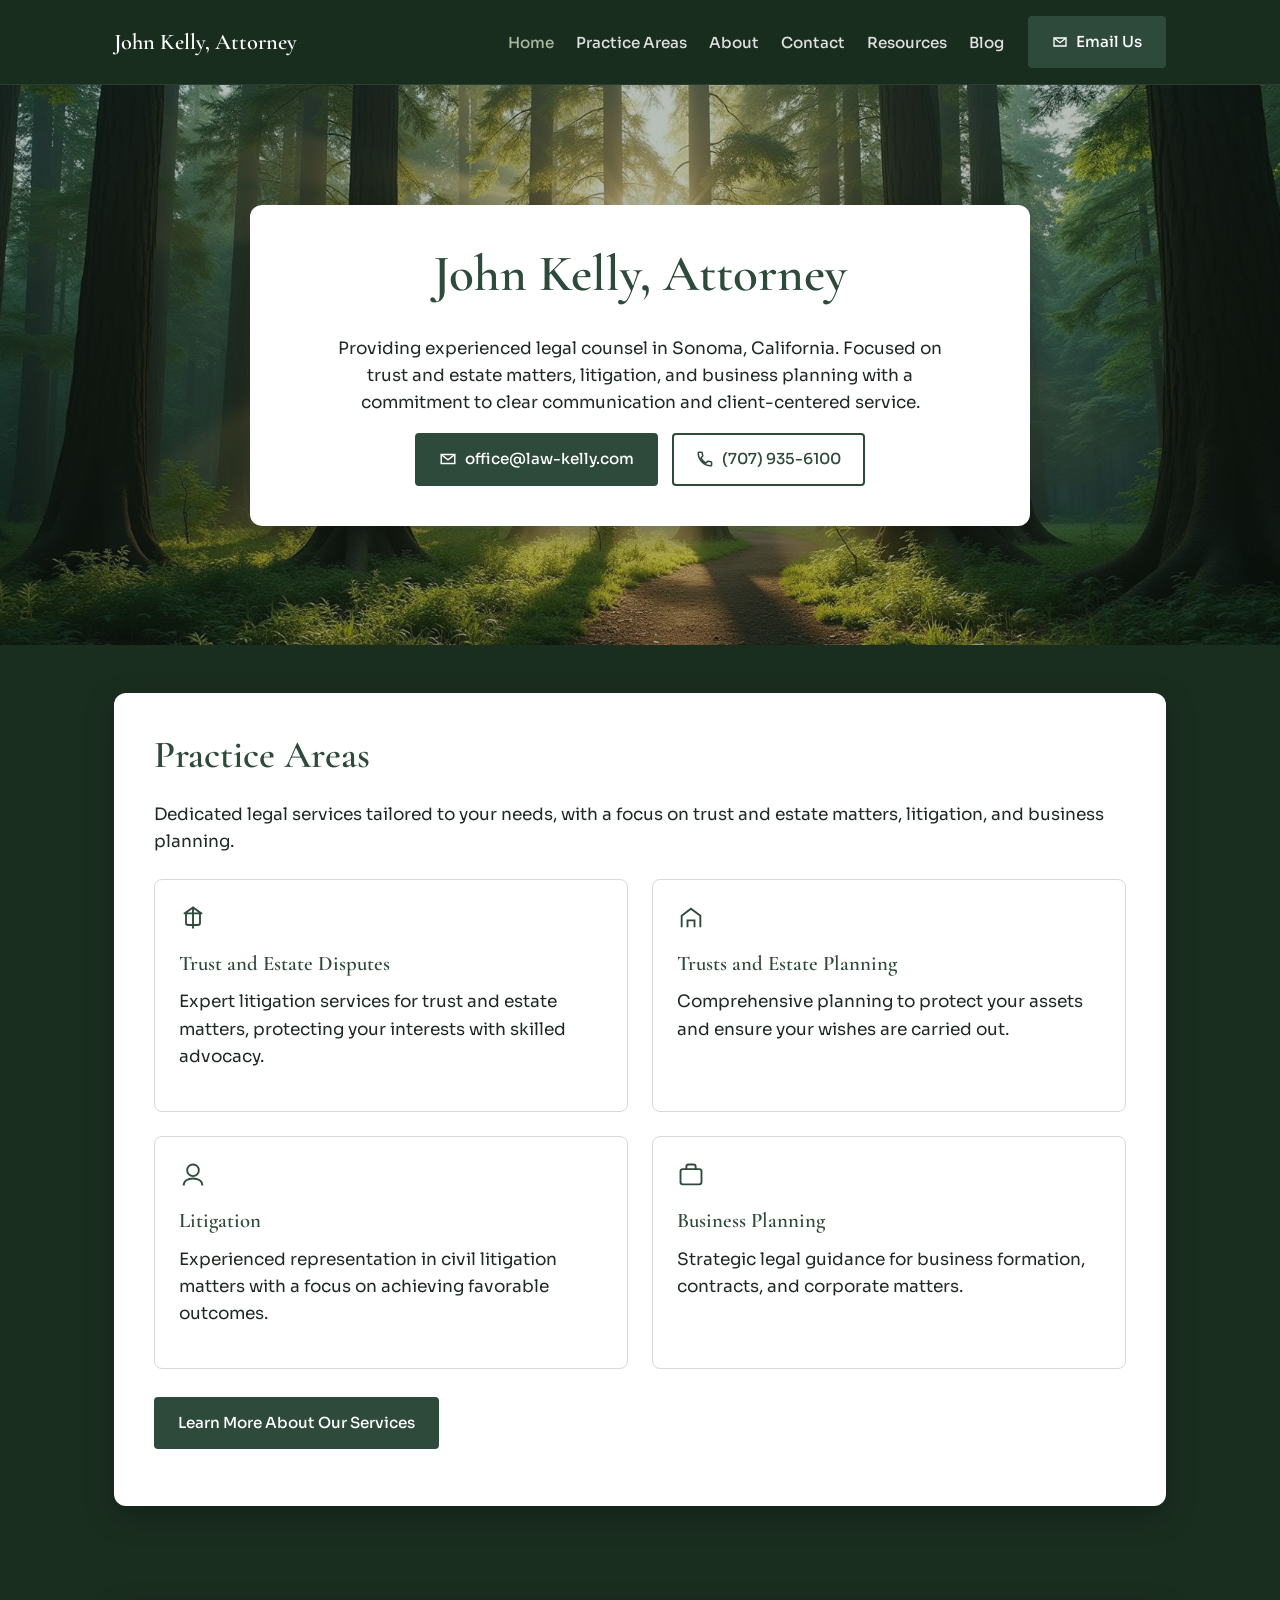
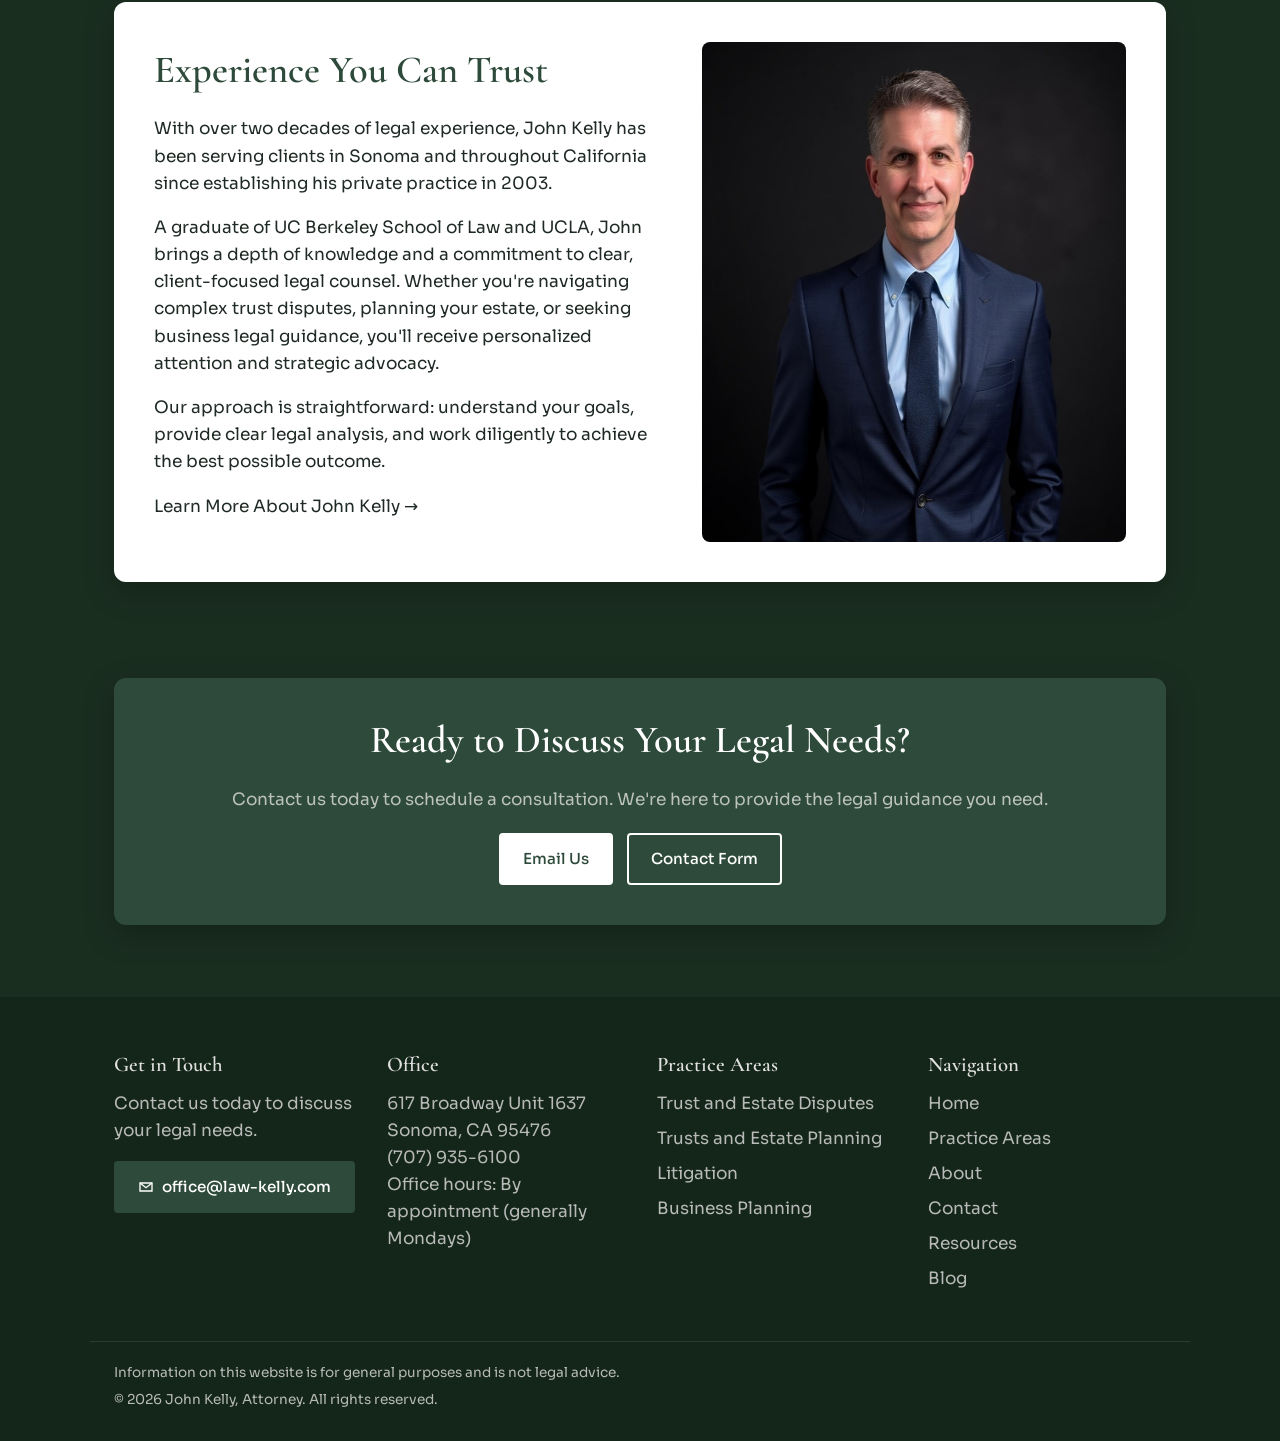
<file: index.html>
<!DOCTYPE html>
<html lang="en">
<head>
<meta charset="UTF-8">
<meta name="viewport" content="width=device-width, initial-scale=1">
<title>John Kelly, Attorney | Sonoma California Legal Services</title>
<meta name="description" content="Experienced attorney in Sonoma, CA specializing in trust and estate disputes, estate planning, litigation, and business planning. Serving Sonoma County since 2003.">
<link rel="canonical" href="https://www.law-kelly.com/">
<link rel="preconnect" href="https://fonts.googleapis.com">
<link rel="preconnect" href="https://fonts.gstatic.com" crossorigin>
<link href="https://fonts.googleapis.com/css2?family=Cormorant+Garamond:wght@500;600;700&family=Sora:wght@400;500;600&display=swap" rel="stylesheet">
<link rel="stylesheet" href="styles.css">
<script>document.documentElement.classList.add('js');</script>
</head>
<body>
<a class="skip-link" href="#main">Skip to content</a>
<header class="site-header">
  <div class="header-inner">
    <a class="wordmark" href="./">John Kelly, Attorney</a>
    <div class="site-nav">
      <button class="nav-toggle" type="button" aria-expanded="false" aria-controls="nav-menu" id="nav-toggle">
        <span class="hamburger"></span>
        <span class="sr-only">Menu</span>
      </button>
      <ul class="nav-menu" id="nav-menu">
        <li><a href="./" class="active">Home</a></li>
        <li><a href="practice-areas/">Practice Areas</a></li>
        <li><a href="about/">About</a></li>
        <li><a href="contact/">Contact</a></li>
        <li><a href="ai-policy/">Resources</a></li>
        <li><a href="https://blog.law-kelly.com" target="_blank" rel="noopener">Blog</a></li>
      </ul>
      <a class="btn btn-primary nav-email" href="mailto:office@law-kelly.com">
        <svg class="icon" viewBox="0 0 24 24" width="16" height="16" fill="none" stroke="currentColor" stroke-width="2" aria-hidden="true"><path d="M3 6h18v12H3z"/><path d="M3 6l9 7 9-7"/></svg>
        Email Us
      </a>
    </div>
  </div>
</header>
<main id="main">
<section class="hero">
  <img class="hero-bg" src="images/hero-forest.jpg" alt="Serene forest canopy in Sonoma" width="2000" height="750">
  <div class="wrap">
    <div class="card">
      <h1>John Kelly, Attorney</h1>
      <p>Providing experienced legal counsel in Sonoma, California. Focused on trust and estate matters, litigation, and business planning with a commitment to clear communication and client-centered service.</p>
      <div class="hero-buttons">
        <a class="btn btn-primary" href="mailto:office@law-kelly.com"><svg class="icon" viewBox="0 0 24 24" width="18" height="18" fill="none" stroke="currentColor" stroke-width="2" aria-hidden="true"><path d="M3 6h18v12H3z"/><path d="M3 6l9 7 9-7"/></svg>office@law-kelly.com</a>
        <a class="btn btn-secondary-light" href="tel:+17079356100"><svg class="icon" viewBox="0 0 24 24" width="18" height="18" fill="none" stroke="currentColor" stroke-width="2" aria-hidden="true"><path d="M6.6 10.8a15 15 0 006.6 6.6l2.2-2.2a1 1 0 011-.24 11 11 0 003.4.6 1 1 0 011 1V20a1 1 0 01-1 1A17 17 0 013 4a1 1 0 011-1h3.4a1 1 0 011 1 11 11 0 00.6 3.4 1 1 0 01-.24 1z"/></svg>(707) 935-6100</a>
      </div>
    </div>
  </div>
</section>

<section class="section">
  <div class="wrap">
    <div class="card">
      <h2>Practice Areas</h2>
      <p>Dedicated legal services tailored to your needs, with a focus on trust and estate matters, litigation, and business planning.</p>
      <div class="tile-grid">
        <div class="tile">
          <div class="tile-icon"><svg viewBox="0 0 24 24" width="28" height="28" fill="none" stroke="currentColor" stroke-width="1.6" aria-hidden="true"><path d="M12 3v18M5 8l7-5 7 5M4 8h16M6 8v8a2 2 0 002 2h8a2 2 0 002-2V8"/></svg></div>
          <h3>Trust and Estate Disputes</h3>
          <p>Expert litigation services for trust and estate matters, protecting your interests with skilled advocacy.</p>
        </div>
        <div class="tile">
          <div class="tile-icon"><svg viewBox="0 0 24 24" width="28" height="28" fill="none" stroke="currentColor" stroke-width="1.6" aria-hidden="true"><path d="M4 20V10l8-6 8 6v10M9 20v-6h6v6"/></svg></div>
          <h3>Trusts and Estate Planning</h3>
          <p>Comprehensive planning to protect your assets and ensure your wishes are carried out.</p>
        </div>
        <div class="tile">
          <div class="tile-icon"><svg viewBox="0 0 24 24" width="28" height="28" fill="none" stroke="currentColor" stroke-width="1.6" aria-hidden="true"><circle cx="12" cy="8" r="5"/><path d="M4 21c0-4 3.6-6 8-6s8 2 8 6"/></svg></div>
          <h3>Litigation</h3>
          <p>Experienced representation in civil litigation matters with a focus on achieving favorable outcomes.</p>
        </div>
        <div class="tile">
          <div class="tile-icon"><svg viewBox="0 0 24 24" width="28" height="28" fill="none" stroke="currentColor" stroke-width="1.6" aria-hidden="true"><rect x="3" y="7" width="18" height="13" rx="2"/><path d="M8 7V5a2 2 0 012-2h4a2 2 0 012 2v2"/></svg></div>
          <h3>Business Planning</h3>
          <p>Strategic legal guidance for business formation, contracts, and corporate matters.</p>
        </div>
      </div>
      <p style="margin-top:28px;"><a class="btn btn-primary" href="practice-areas/">Learn More About Our Services</a></p>
    </div>
  </div>
</section>

<section class="section">
  <div class="wrap">
    <div class="card">
      <div class="two-col">
        <div>
          <h2>Experience You Can Trust</h2>
          <p>With over two decades of legal experience, John Kelly has been serving clients in Sonoma and throughout California since establishing his private practice in 2003.</p>
          <p>A graduate of UC Berkeley School of Law and UCLA, John brings a depth of knowledge and a commitment to clear, client-focused legal counsel. Whether you're navigating complex trust disputes, planning your estate, or seeking business legal guidance, you'll receive personalized attention and strategic advocacy.</p>
          <p>Our approach is straightforward: understand your goals, provide clear legal analysis, and work diligently to achieve the best possible outcome.</p>
          <p><a href="about/">Learn More About John Kelly &rarr;</a></p>
        </div>
        <img src="images/portrait-studio.jpg" alt="John Kelly, Attorney, studio portrait" width="500" height="500" loading="lazy">
      </div>
    </div>
  </div>
</section>

<section class="section cta-section">
  <div class="wrap">
    <div class="card">
      <h2>Ready to Discuss Your Legal Needs?</h2>
      <p>Contact us today to schedule a consultation. We're here to provide the legal guidance you need.</p>
      <div class="cta-buttons">
        <a class="btn btn-primary" href="mailto:office@law-kelly.com">Email Us</a>
        <a class="btn btn-secondary-dark" href="contact/">Contact Form</a>
      </div>
    </div>
  </div>
</section>
</main>
<footer class="site-footer">
  <div class="footer-inner">
    <div class="footer-col">
      <h3>Get in Touch</h3>
      <p>Contact us today to discuss your legal needs.</p>
      <a class="btn btn-primary" href="mailto:office@law-kelly.com">
        <svg class="icon" viewBox="0 0 24 24" width="16" height="16" fill="none" stroke="currentColor" stroke-width="2" aria-hidden="true"><path d="M3 6h18v12H3z"/><path d="M3 6l9 7 9-7"/></svg>
        office@law-kelly.com
      </a>
    </div>
    <div class="footer-col">
      <h3>Office</h3>
      <p>617 Broadway Unit 1637<br>Sonoma, CA 95476<br>(707) 935-6100<br>Office hours: By appointment (generally Mondays)</p>
    </div>
    <div class="footer-col">
      <h3>Practice Areas</h3>
      <ul>
        <li><a href="practice-areas/#trust-estate-disputes">Trust and Estate Disputes</a></li>
        <li><a href="practice-areas/#trusts-estate-planning">Trusts and Estate Planning</a></li>
        <li><a href="practice-areas/#litigation">Litigation</a></li>
        <li><a href="practice-areas/#business-planning">Business Planning</a></li>
      </ul>
    </div>
    <div class="footer-col">
      <h3>Navigation</h3>
      <ul>
        <li><a href="./">Home</a></li>
        <li><a href="practice-areas/">Practice Areas</a></li>
        <li><a href="about/">About</a></li>
        <li><a href="contact/">Contact</a></li>
        <li><a href="ai-policy/">Resources</a></li>
        <li><a href="https://blog.law-kelly.com" target="_blank" rel="noopener">Blog</a></li>
      </ul>
    </div>
  </div>
  <div class="footer-legal">
    <p>Information on this website is for general purposes and is not legal advice.</p>
    <p>&copy; 2026 John Kelly, Attorney. All rights reserved.</p>
  </div>
</footer>
<script>
(function () {
  var toggle = document.getElementById('nav-toggle');
  var nav = toggle ? toggle.closest('.site-nav') : null;
  if (!toggle || !nav) return;
  toggle.addEventListener('click', function () {
    var open = nav.classList.toggle('open');
    toggle.setAttribute('aria-expanded', open ? 'true' : 'false');
  });
}());
</script>
<script>
(function () {
  var cards = document.querySelectorAll('main .section .card');
  if (!cards.length) return;
  if (!('IntersectionObserver' in window)) {
    cards.forEach(function (c) { c.classList.add('is-visible'); });
    return;
  }
  var io = new IntersectionObserver(function (entries) {
    entries.forEach(function (e) {
      if (!e.isIntersecting) return;
      e.target.classList.add('is-visible');
      io.unobserve(e.target);
    });
  }, { threshold: 0.05, rootMargin: '50px' });
  cards.forEach(function (c) { io.observe(c); });
}());
</script>
</body>
</html>
</file>
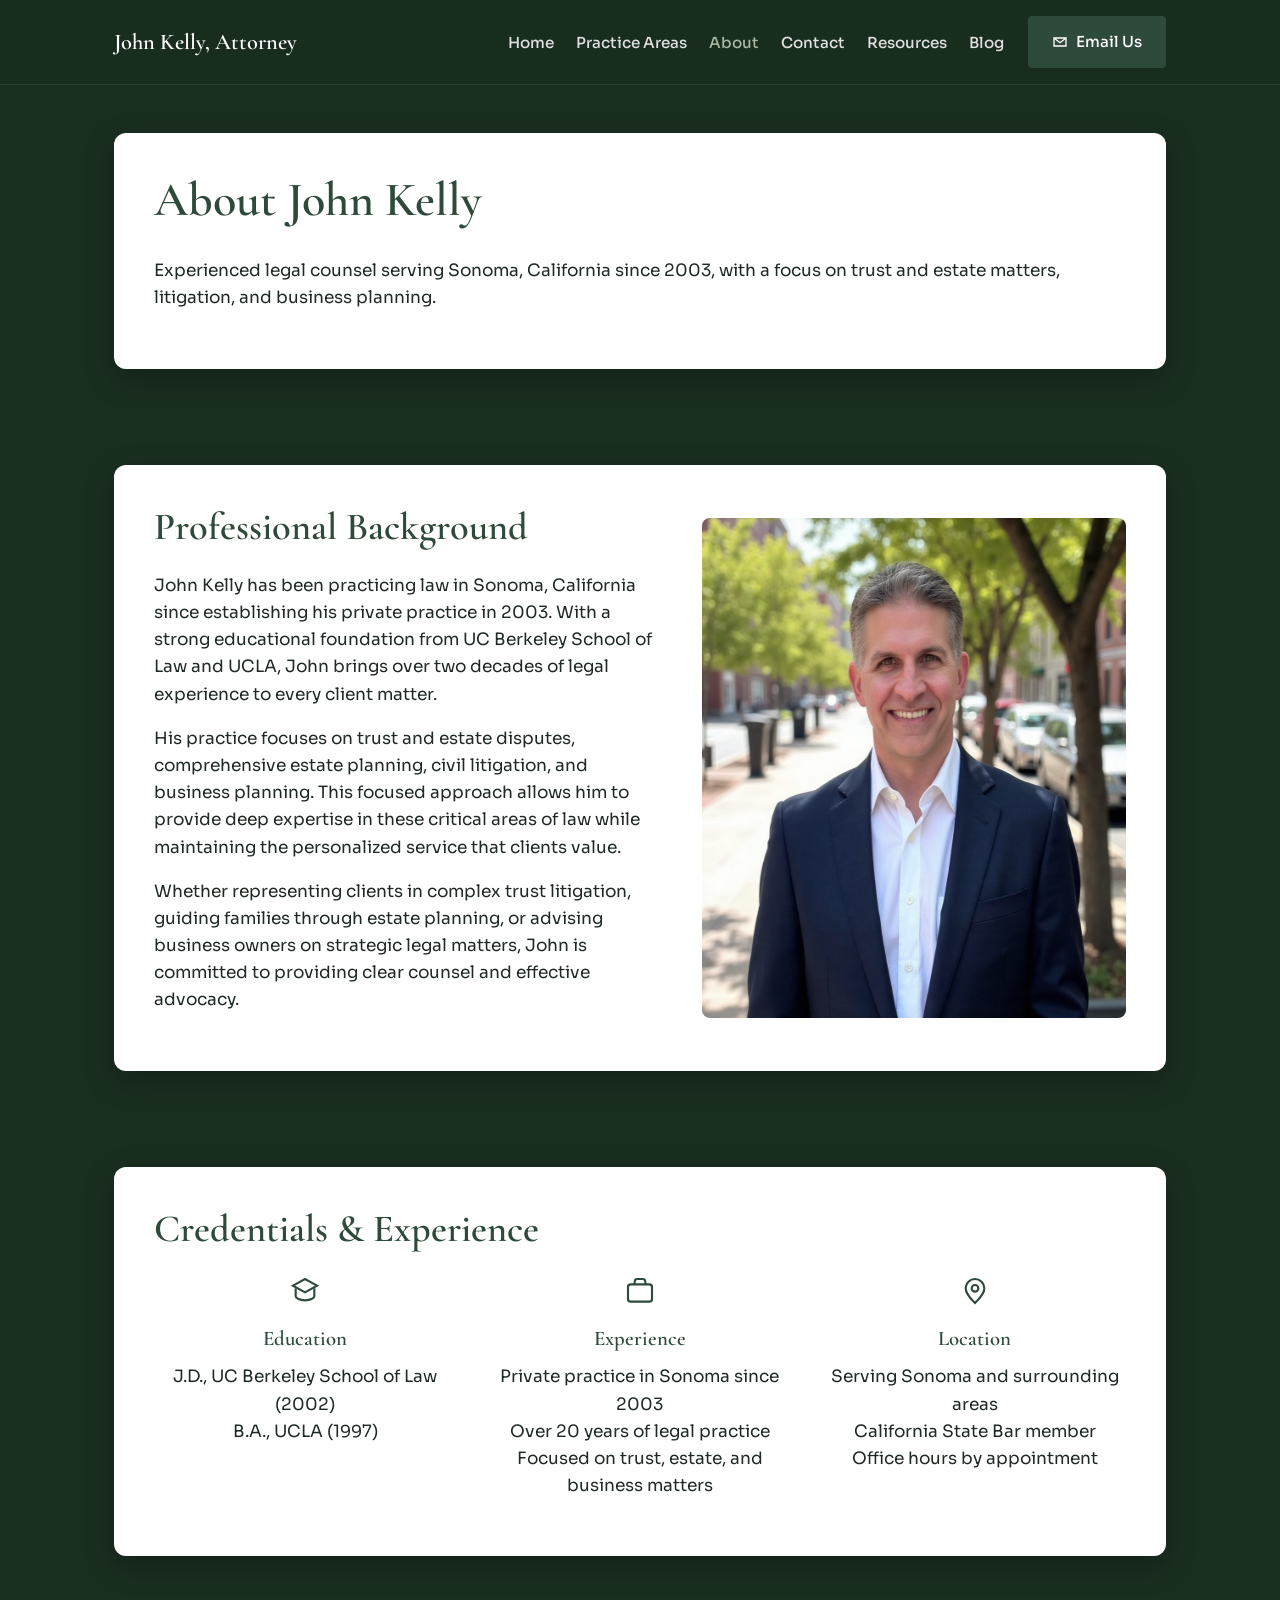
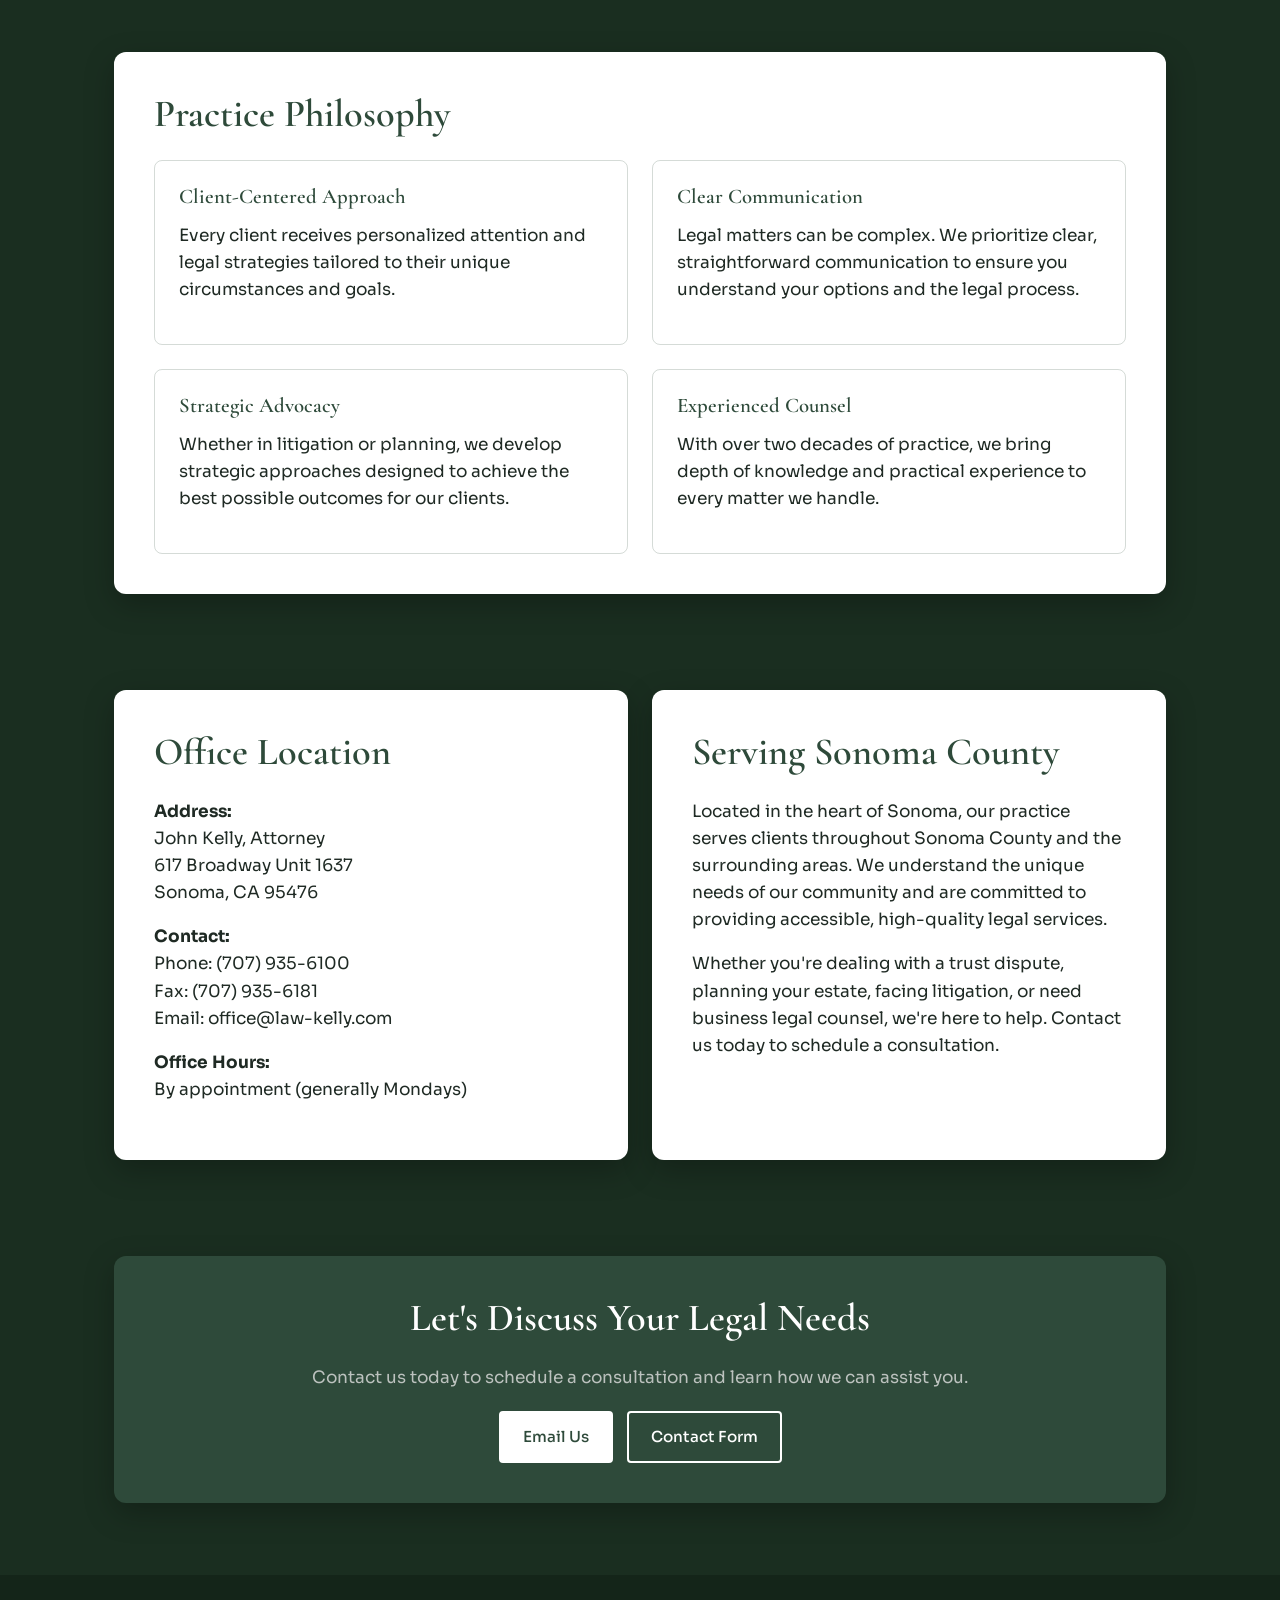
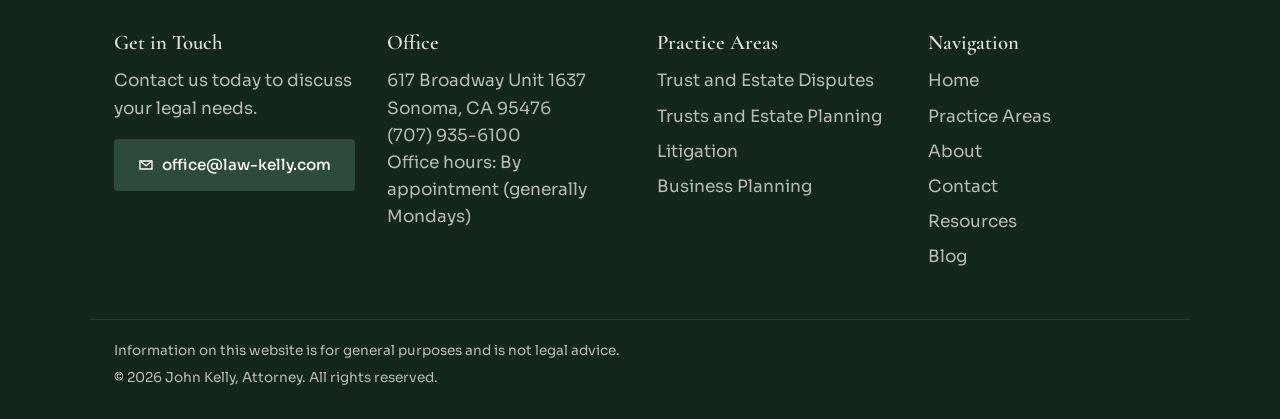
<file: about/index.html>
<!DOCTYPE html>
<html lang="en">
<head>
<meta charset="UTF-8">
<meta name="viewport" content="width=device-width, initial-scale=1">
<title>About John Kelly | Sonoma Attorney</title>
<meta name="description" content="UC Berkeley Law graduate serving Sonoma since 2003. Experienced in trust disputes, estate planning, litigation, and business law. Client-focused legal counsel.">
<link rel="canonical" href="https://www.law-kelly.com/about">
<link rel="preconnect" href="https://fonts.googleapis.com">
<link rel="preconnect" href="https://fonts.gstatic.com" crossorigin>
<link href="https://fonts.googleapis.com/css2?family=Cormorant+Garamond:wght@500;600;700&family=Sora:wght@400;500;600&display=swap" rel="stylesheet">
<link rel="stylesheet" href="../styles.css">
<script>document.documentElement.classList.add('js');</script>
</head>
<body>
<a class="skip-link" href="#main">Skip to content</a>
<header class="site-header">
  <div class="header-inner">
    <a class="wordmark" href="../">John Kelly, Attorney</a>
    <div class="site-nav">
      <button class="nav-toggle" type="button" aria-expanded="false" aria-controls="nav-menu" id="nav-toggle">
        <span class="hamburger"></span>
        <span class="sr-only">Menu</span>
      </button>
      <ul class="nav-menu" id="nav-menu">
        <li><a href="../">Home</a></li>
        <li><a href="../practice-areas/">Practice Areas</a></li>
        <li><a href="../about/" class="active">About</a></li>
        <li><a href="../contact/">Contact</a></li>
        <li><a href="../ai-policy/">Resources</a></li>
        <li><a href="https://blog.law-kelly.com" target="_blank" rel="noopener">Blog</a></li>
      </ul>
      <a class="btn btn-primary nav-email" href="mailto:office@law-kelly.com">
        <svg class="icon" viewBox="0 0 24 24" width="16" height="16" fill="none" stroke="currentColor" stroke-width="2" aria-hidden="true"><path d="M3 6h18v12H3z"/><path d="M3 6l9 7 9-7"/></svg>
        Email Us
      </a>
    </div>
  </div>
</header>
<main id="main">
<section class="section">
  <div class="wrap">
    <div class="card page-header">
      <h1>About John Kelly</h1>
      <p>Experienced legal counsel serving Sonoma, California since 2003, with a focus on trust and estate matters, litigation, and business planning.</p>
    </div>
  </div>
</section>

<section class="section">
  <div class="wrap">
    <div class="card">
      <div class="two-col">
        <div>
          <h2>Professional Background</h2>
          <p>John Kelly has been practicing law in Sonoma, California since establishing his private practice in 2003. With a strong educational foundation from UC Berkeley School of Law and UCLA, John brings over two decades of legal experience to every client matter.</p>
          <p>His practice focuses on trust and estate disputes, comprehensive estate planning, civil litigation, and business planning. This focused approach allows him to provide deep expertise in these critical areas of law while maintaining the personalized service that clients value.</p>
          <p>Whether representing clients in complex trust litigation, guiding families through estate planning, or advising business owners on strategic legal matters, John is committed to providing clear counsel and effective advocacy.</p>
        </div>
        <img src="../images/headshot.jpg" alt="John Kelly, Attorney - Professional Headshot" width="500" height="500" loading="lazy">
      </div>
    </div>
  </div>
</section>

<section class="section">
  <div class="wrap">
    <div class="card">
      <h2>Credentials &amp; Experience</h2>
      <div class="credential-cols">
        <div>
          <div class="credential-icon"><svg viewBox="0 0 24 24" width="32" height="32" fill="none" stroke="currentColor" stroke-width="1.6" aria-hidden="true"><path d="M12 3l9 5-9 5-9-5 9-5z"/><path d="M5 10v6c0 1.5 3 3 7 3s7-1.5 7-3v-6"/></svg></div>
          <h3>Education</h3>
          <p>J.D., UC Berkeley School of Law (2002)<br>B.A., UCLA (1997)</p>
        </div>
        <div>
          <div class="credential-icon"><svg viewBox="0 0 24 24" width="32" height="32" fill="none" stroke="currentColor" stroke-width="1.6" aria-hidden="true"><rect x="3" y="7" width="18" height="13" rx="2"/><path d="M8 7V5a2 2 0 012-2h4a2 2 0 012 2v2"/></svg></div>
          <h3>Experience</h3>
          <p>Private practice in Sonoma since 2003<br>Over 20 years of legal practice<br>Focused on trust, estate, and business matters</p>
        </div>
        <div>
          <div class="credential-icon"><svg viewBox="0 0 24 24" width="32" height="32" fill="none" stroke="currentColor" stroke-width="1.6" aria-hidden="true"><path d="M12 21s7-6.5 7-11a7 7 0 10-14 0c0 4.5 7 11 7 11z"/><circle cx="12" cy="10" r="2.5"/></svg></div>
          <h3>Location</h3>
          <p>Serving Sonoma and surrounding areas<br>California State Bar member<br>Office hours by appointment</p>
        </div>
      </div>
    </div>
  </div>
</section>

<section class="section">
  <div class="wrap">
    <div class="card">
      <h2>Practice Philosophy</h2>
      <div class="philosophy-grid">
        <div class="tile">
          <h3>Client-Centered Approach</h3>
          <p>Every client receives personalized attention and legal strategies tailored to their unique circumstances and goals.</p>
        </div>
        <div class="tile">
          <h3>Clear Communication</h3>
          <p>Legal matters can be complex. We prioritize clear, straightforward communication to ensure you understand your options and the legal process.</p>
        </div>
        <div class="tile">
          <h3>Strategic Advocacy</h3>
          <p>Whether in litigation or planning, we develop strategic approaches designed to achieve the best possible outcomes for our clients.</p>
        </div>
        <div class="tile">
          <h3>Experienced Counsel</h3>
          <p>With over two decades of practice, we bring depth of knowledge and practical experience to every matter we handle.</p>
        </div>
      </div>
    </div>
  </div>
</section>

<section class="section">
  <div class="wrap">
    <div class="side-by-side">
      <div class="card">
        <h2>Office Location</h2>
        <p><strong>Address:</strong><br>John Kelly, Attorney<br>617 Broadway Unit 1637<br>Sonoma, CA 95476</p>
        <p><strong>Contact:</strong><br>Phone: (707) 935-6100<br>Fax: (707) 935-6181<br>Email: office@law-kelly.com</p>
        <p><strong>Office Hours:</strong><br>By appointment (generally Mondays)</p>
      </div>
      <div class="card">
        <h2>Serving Sonoma County</h2>
        <p>Located in the heart of Sonoma, our practice serves clients throughout Sonoma County and the surrounding areas. We understand the unique needs of our community and are committed to providing accessible, high-quality legal services.</p>
        <p>Whether you're dealing with a trust dispute, planning your estate, facing litigation, or need business legal counsel, we're here to help. Contact us today to schedule a consultation.</p>
      </div>
    </div>
  </div>
</section>

<section class="section cta-section">
  <div class="wrap">
    <div class="card">
      <h2>Let's Discuss Your Legal Needs</h2>
      <p>Contact us today to schedule a consultation and learn how we can assist you.</p>
      <div class="cta-buttons">
        <a class="btn btn-primary" href="mailto:office@law-kelly.com">Email Us</a>
        <a class="btn btn-secondary-dark" href="../contact/">Contact Form</a>
      </div>
    </div>
  </div>
</section>
</main>
<footer class="site-footer">
  <div class="footer-inner">
    <div class="footer-col">
      <h3>Get in Touch</h3>
      <p>Contact us today to discuss your legal needs.</p>
      <a class="btn btn-primary" href="mailto:office@law-kelly.com">
        <svg class="icon" viewBox="0 0 24 24" width="16" height="16" fill="none" stroke="currentColor" stroke-width="2" aria-hidden="true"><path d="M3 6h18v12H3z"/><path d="M3 6l9 7 9-7"/></svg>
        office@law-kelly.com
      </a>
    </div>
    <div class="footer-col">
      <h3>Office</h3>
      <p>617 Broadway Unit 1637<br>Sonoma, CA 95476<br>(707) 935-6100<br>Office hours: By appointment (generally Mondays)</p>
    </div>
    <div class="footer-col">
      <h3>Practice Areas</h3>
      <ul>
        <li><a href="../practice-areas/#trust-estate-disputes">Trust and Estate Disputes</a></li>
        <li><a href="../practice-areas/#trusts-estate-planning">Trusts and Estate Planning</a></li>
        <li><a href="../practice-areas/#litigation">Litigation</a></li>
        <li><a href="../practice-areas/#business-planning">Business Planning</a></li>
      </ul>
    </div>
    <div class="footer-col">
      <h3>Navigation</h3>
      <ul>
        <li><a href="../">Home</a></li>
        <li><a href="../practice-areas/">Practice Areas</a></li>
        <li><a href="../about/">About</a></li>
        <li><a href="../contact/">Contact</a></li>
        <li><a href="../ai-policy/">Resources</a></li>
        <li><a href="https://blog.law-kelly.com" target="_blank" rel="noopener">Blog</a></li>
      </ul>
    </div>
  </div>
  <div class="footer-legal">
    <p>Information on this website is for general purposes and is not legal advice.</p>
    <p>&copy; 2026 John Kelly, Attorney. All rights reserved.</p>
  </div>
</footer>
<script>
(function () {
  var toggle = document.getElementById('nav-toggle');
  var nav = toggle ? toggle.closest('.site-nav') : null;
  if (!toggle || !nav) return;
  toggle.addEventListener('click', function () {
    var open = nav.classList.toggle('open');
    toggle.setAttribute('aria-expanded', open ? 'true' : 'false');
  });
}());
</script>
<script>
(function () {
  var cards = document.querySelectorAll('main .section .card');
  if (!cards.length) return;
  if (!('IntersectionObserver' in window)) {
    cards.forEach(function (c) { c.classList.add('is-visible'); });
    return;
  }
  var io = new IntersectionObserver(function (entries) {
    entries.forEach(function (e) {
      if (!e.isIntersecting) return;
      e.target.classList.add('is-visible');
      io.unobserve(e.target);
    });
  }, { threshold: 0.05, rootMargin: '50px' });
  cards.forEach(function (c) { io.observe(c); });
}());
</script>
</body>
</html>
</file>
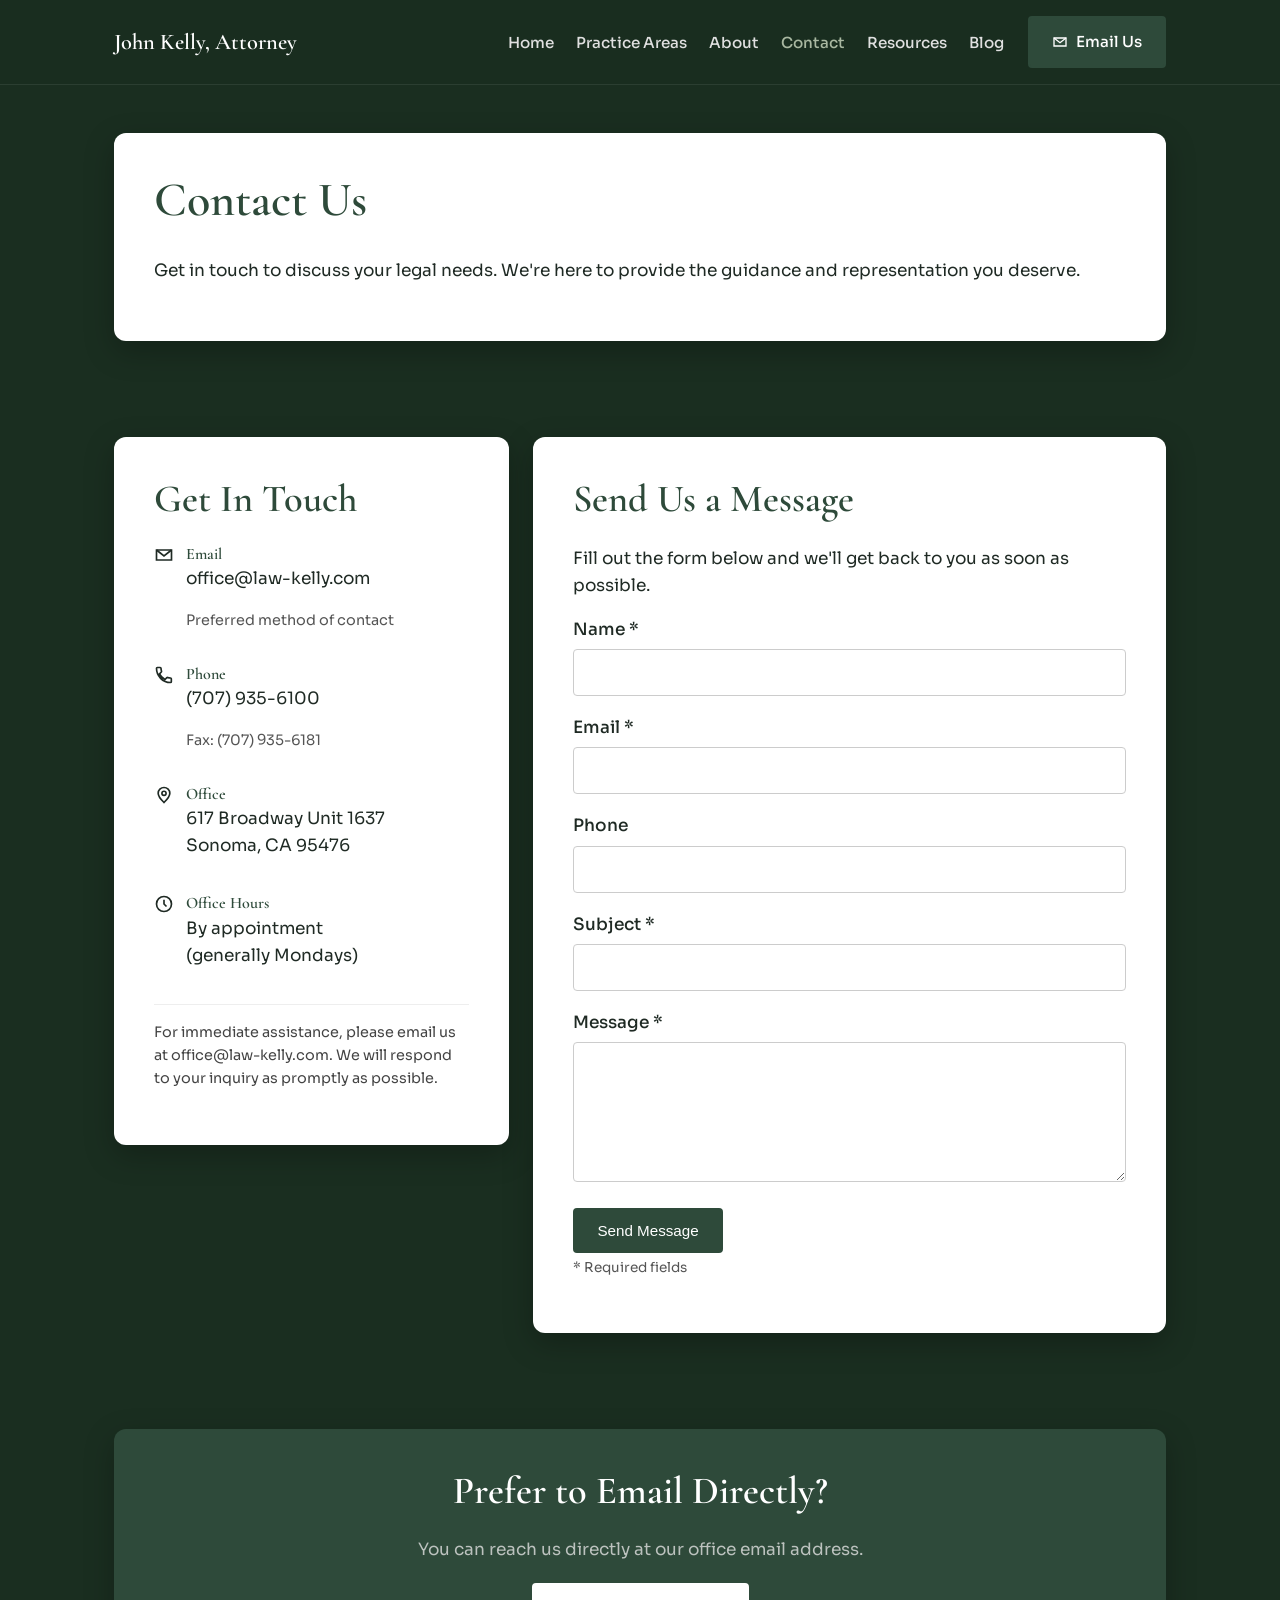
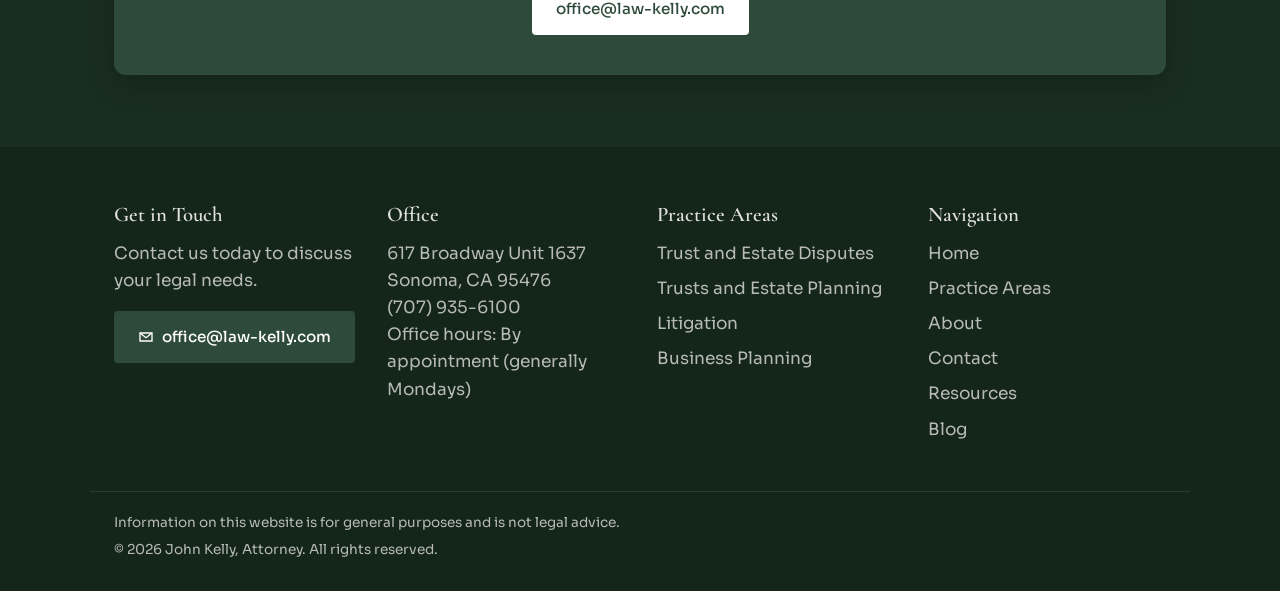
<file: contact/index.html>
<!DOCTYPE html>
<html lang="en">
<head>
<meta charset="UTF-8">
<meta name="viewport" content="width=device-width, initial-scale=1">
<title>Contact Us | John Kelly, Attorney</title>
<meta name="description" content="Contact John Kelly, Attorney in Sonoma, CA. Email: office@law-kelly.com | Phone: (707) 935-6100. Schedule a consultation for your legal needs.">
<link rel="canonical" href="https://www.law-kelly.com/contact">
<link rel="preconnect" href="https://fonts.googleapis.com">
<link rel="preconnect" href="https://fonts.gstatic.com" crossorigin>
<link href="https://fonts.googleapis.com/css2?family=Cormorant+Garamond:wght@500;600;700&family=Sora:wght@400;500;600&display=swap" rel="stylesheet">
<link rel="stylesheet" href="../styles.css">
<script>document.documentElement.classList.add('js');</script>
</head>
<body>
<a class="skip-link" href="#main">Skip to content</a>
<header class="site-header">
  <div class="header-inner">
    <a class="wordmark" href="../">John Kelly, Attorney</a>
    <div class="site-nav">
      <button class="nav-toggle" type="button" aria-expanded="false" aria-controls="nav-menu" id="nav-toggle">
        <span class="hamburger"></span>
        <span class="sr-only">Menu</span>
      </button>
      <ul class="nav-menu" id="nav-menu">
        <li><a href="../">Home</a></li>
        <li><a href="../practice-areas/">Practice Areas</a></li>
        <li><a href="../about/">About</a></li>
        <li><a href="../contact/" class="active">Contact</a></li>
        <li><a href="../ai-policy/">Resources</a></li>
        <li><a href="https://blog.law-kelly.com" target="_blank" rel="noopener">Blog</a></li>
      </ul>
      <a class="btn btn-primary nav-email" href="mailto:office@law-kelly.com">
        <svg class="icon" viewBox="0 0 24 24" width="16" height="16" fill="none" stroke="currentColor" stroke-width="2" aria-hidden="true"><path d="M3 6h18v12H3z"/><path d="M3 6l9 7 9-7"/></svg>
        Email Us
      </a>
    </div>
  </div>
</header>
<main id="main">
<section class="section">
  <div class="wrap">
    <div class="card page-header">
      <h1>Contact Us</h1>
      <p>Get in touch to discuss your legal needs. We're here to provide the guidance and representation you deserve.</p>
    </div>
  </div>
</section>

<section class="section">
  <div class="wrap">
    <div class="contact-grid">
      <div class="card">
        <h2>Get In Touch</h2>
        <div class="contact-info-row">
          <svg class="icon" viewBox="0 0 24 24" width="20" height="20" fill="none" stroke="currentColor" stroke-width="2" aria-hidden="true"><path d="M3 6h18v12H3z"/><path d="M3 6l9 7 9-7"/></svg>
          <div>
            <h3>Email</h3>
            <p><a href="mailto:office@law-kelly.com">office@law-kelly.com</a></p>
            <p class="note">Preferred method of contact</p>
          </div>
        </div>
        <div class="contact-info-row">
          <svg class="icon" viewBox="0 0 24 24" width="20" height="20" fill="none" stroke="currentColor" stroke-width="2" aria-hidden="true"><path d="M6.6 10.8a15 15 0 006.6 6.6l2.2-2.2a1 1 0 011-.24 11 11 0 003.4.6 1 1 0 011 1V20a1 1 0 01-1 1A17 17 0 013 4a1 1 0 011-1h3.4a1 1 0 011 1 11 11 0 00.6 3.4 1 1 0 01-.24 1z"/></svg>
          <div>
            <h3>Phone</h3>
            <p><a href="tel:+17079356100">(707) 935-6100</a></p>
            <p class="note">Fax: (707) 935-6181</p>
          </div>
        </div>
        <div class="contact-info-row">
          <svg class="icon" viewBox="0 0 24 24" width="20" height="20" fill="none" stroke="currentColor" stroke-width="2" aria-hidden="true"><path d="M12 21s7-6.5 7-11a7 7 0 10-14 0c0 4.5 7 11 7 11z"/><circle cx="12" cy="10" r="2.5"/></svg>
          <div>
            <h3>Office</h3>
            <p>617 Broadway Unit 1637<br>Sonoma, CA 95476</p>
          </div>
        </div>
        <div class="contact-info-row">
          <svg class="icon" viewBox="0 0 24 24" width="20" height="20" fill="none" stroke="currentColor" stroke-width="2" aria-hidden="true"><circle cx="12" cy="12" r="9"/><path d="M12 7v5l3 3"/></svg>
          <div>
            <h3>Office Hours</h3>
            <p>By appointment<br>(generally Mondays)</p>
          </div>
        </div>
        <p class="contact-notice">For immediate assistance, please email us at <a href="mailto:office@law-kelly.com">office@law-kelly.com</a>. We will respond to your inquiry as promptly as possible.</p>
      </div>

      <div class="card">
        <h2>Send Us a Message</h2>
        <p>Fill out the form below and we'll get back to you as soon as possible.</p>
        <!-- To switch to Formspree: set action="https://formspree.io/f/XXXX" method="POST" on the form below and delete the mailto script at the bottom of the page. -->
        <form data-form-backend="mailto" id="contact-form">
          <div class="field">
            <label for="name">Name *</label>
            <input type="text" id="name" name="name" required>
          </div>
          <div class="field">
            <label for="email">Email *</label>
            <input type="email" id="email" name="email" required>
          </div>
          <div class="field">
            <label for="phone">Phone</label>
            <input type="tel" id="phone" name="phone">
          </div>
          <div class="field">
            <label for="subject">Subject *</label>
            <input type="text" id="subject" name="subject" required>
          </div>
          <div class="field">
            <label for="message">Message *</label>
            <textarea id="message" name="message" required></textarea>
          </div>
          <div class="form-actions">
            <button type="submit" class="btn btn-primary">Send Message</button>
          </div>
          <p class="required-note">* Required fields</p>
        </form>
      </div>
    </div>
  </div>
</section>

<section class="section cta-section">
  <div class="wrap">
    <div class="card">
      <h2>Prefer to Email Directly?</h2>
      <p>You can reach us directly at our office email address.</p>
      <div class="cta-buttons">
        <a class="btn btn-primary" href="mailto:office@law-kelly.com">office@law-kelly.com</a>
      </div>
    </div>
  </div>
</section>

<script>
(function () {
  var form = document.getElementById('contact-form');
  if (!form) return;
  form.addEventListener('submit', function (e) {
    e.preventDefault();
    var name = form.name.value.trim();
    var email = form.email.value.trim();
    var phone = form.phone.value.trim();
    var subject = form.subject.value.trim();
    var message = form.message.value.trim();
    var body = 'Name: ' + name + '\nEmail: ' + email + '\nPhone: ' + (phone || 'n/a') + '\nSubject: ' + subject + '\n\n' + message;
    var mailto = 'mailto:office@law-kelly.com'
      + '?subject=' + encodeURIComponent('Website inquiry from ' + name)
      + '&body=' + encodeURIComponent(body);
    window.location.href = mailto;
  });
})();
</script>
</main>
<footer class="site-footer">
  <div class="footer-inner">
    <div class="footer-col">
      <h3>Get in Touch</h3>
      <p>Contact us today to discuss your legal needs.</p>
      <a class="btn btn-primary" href="mailto:office@law-kelly.com">
        <svg class="icon" viewBox="0 0 24 24" width="16" height="16" fill="none" stroke="currentColor" stroke-width="2" aria-hidden="true"><path d="M3 6h18v12H3z"/><path d="M3 6l9 7 9-7"/></svg>
        office@law-kelly.com
      </a>
    </div>
    <div class="footer-col">
      <h3>Office</h3>
      <p>617 Broadway Unit 1637<br>Sonoma, CA 95476<br>(707) 935-6100<br>Office hours: By appointment (generally Mondays)</p>
    </div>
    <div class="footer-col">
      <h3>Practice Areas</h3>
      <ul>
        <li><a href="../practice-areas/#trust-estate-disputes">Trust and Estate Disputes</a></li>
        <li><a href="../practice-areas/#trusts-estate-planning">Trusts and Estate Planning</a></li>
        <li><a href="../practice-areas/#litigation">Litigation</a></li>
        <li><a href="../practice-areas/#business-planning">Business Planning</a></li>
      </ul>
    </div>
    <div class="footer-col">
      <h3>Navigation</h3>
      <ul>
        <li><a href="../">Home</a></li>
        <li><a href="../practice-areas/">Practice Areas</a></li>
        <li><a href="../about/">About</a></li>
        <li><a href="../contact/">Contact</a></li>
        <li><a href="../ai-policy/">Resources</a></li>
        <li><a href="https://blog.law-kelly.com" target="_blank" rel="noopener">Blog</a></li>
      </ul>
    </div>
  </div>
  <div class="footer-legal">
    <p>Information on this website is for general purposes and is not legal advice.</p>
    <p>&copy; 2026 John Kelly, Attorney. All rights reserved.</p>
  </div>
</footer>
<script>
(function () {
  var toggle = document.getElementById('nav-toggle');
  var nav = toggle ? toggle.closest('.site-nav') : null;
  if (!toggle || !nav) return;
  toggle.addEventListener('click', function () {
    var open = nav.classList.toggle('open');
    toggle.setAttribute('aria-expanded', open ? 'true' : 'false');
  });
}());
</script>
<script>
(function () {
  var cards = document.querySelectorAll('main .section .card');
  if (!cards.length) return;
  if (!('IntersectionObserver' in window)) {
    cards.forEach(function (c) { c.classList.add('is-visible'); });
    return;
  }
  var io = new IntersectionObserver(function (entries) {
    entries.forEach(function (e) {
      if (!e.isIntersecting) return;
      e.target.classList.add('is-visible');
      io.unobserve(e.target);
    });
  }, { threshold: 0.05, rootMargin: '50px' });
  cards.forEach(function (c) { io.observe(c); });
}());
</script>
</body>
</html>
</file>
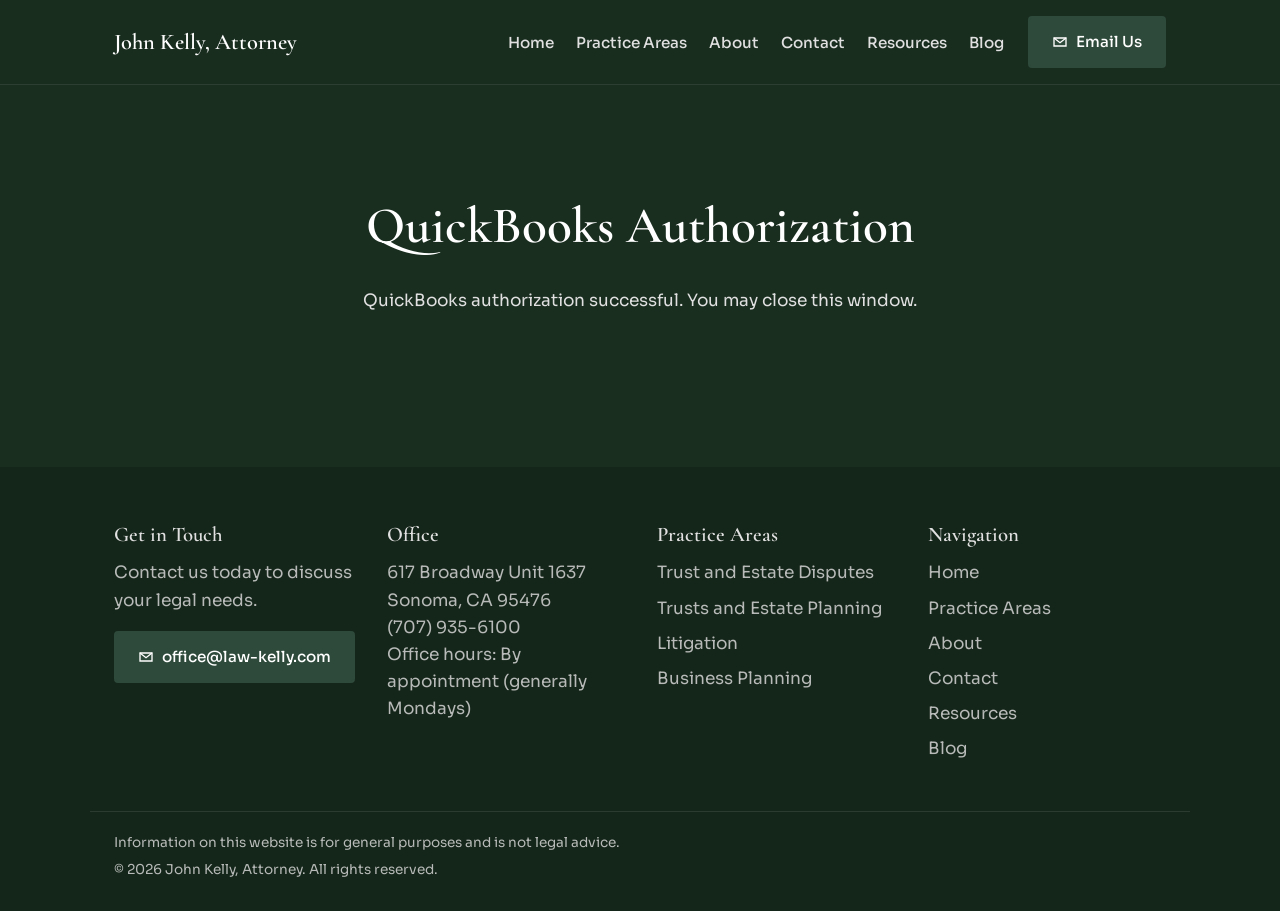
<file: integrations-quickbooks/index.html>
<!DOCTYPE html>
<html lang="en">
<head>
<meta charset="UTF-8">
<meta name="viewport" content="width=device-width, initial-scale=1">
<title>John Kelly, Attorney | Sonoma California Legal Services</title>
<meta name="description" content="Experienced attorney in Sonoma, CA specializing in trust and estate disputes, estate planning, litigation, and business planning. Serving Sonoma County since 2003.">
<link rel="canonical" href="https://www.law-kelly.com/integrations-quickbooks">
<link rel="preconnect" href="https://fonts.googleapis.com">
<link rel="preconnect" href="https://fonts.gstatic.com" crossorigin>
<link href="https://fonts.googleapis.com/css2?family=Cormorant+Garamond:wght@500;600;700&family=Sora:wght@400;500;600&display=swap" rel="stylesheet">
<link rel="stylesheet" href="../styles.css">
<script>document.documentElement.classList.add('js');</script>
</head>
<body>
<a class="skip-link" href="#main">Skip to content</a>
<header class="site-header">
  <div class="header-inner">
    <a class="wordmark" href="../">John Kelly, Attorney</a>
    <div class="site-nav">
      <button class="nav-toggle" type="button" aria-expanded="false" aria-controls="nav-menu" id="nav-toggle">
        <span class="hamburger"></span>
        <span class="sr-only">Menu</span>
      </button>
      <ul class="nav-menu" id="nav-menu">
        <li><a href="../">Home</a></li>
        <li><a href="../practice-areas/">Practice Areas</a></li>
        <li><a href="../about/">About</a></li>
        <li><a href="../contact/">Contact</a></li>
        <li><a href="../ai-policy/">Resources</a></li>
        <li><a href="https://blog.law-kelly.com" target="_blank" rel="noopener">Blog</a></li>
      </ul>
      <a class="btn btn-primary nav-email" href="mailto:office@law-kelly.com">
        <svg class="icon" viewBox="0 0 24 24" width="16" height="16" fill="none" stroke="currentColor" stroke-width="2" aria-hidden="true"><path d="M3 6h18v12H3z"/><path d="M3 6l9 7 9-7"/></svg>
        Email Us
      </a>
    </div>
  </div>
</header>
<main id="main">
<section class="section">
  <div class="wrap">
    <div class="dark-notice">
      <h1>QuickBooks Authorization</h1>
      <p>QuickBooks authorization successful. You may close this window.</p>
    </div>
  </div>
</section>
</main>
<footer class="site-footer">
  <div class="footer-inner">
    <div class="footer-col">
      <h3>Get in Touch</h3>
      <p>Contact us today to discuss your legal needs.</p>
      <a class="btn btn-primary" href="mailto:office@law-kelly.com">
        <svg class="icon" viewBox="0 0 24 24" width="16" height="16" fill="none" stroke="currentColor" stroke-width="2" aria-hidden="true"><path d="M3 6h18v12H3z"/><path d="M3 6l9 7 9-7"/></svg>
        office@law-kelly.com
      </a>
    </div>
    <div class="footer-col">
      <h3>Office</h3>
      <p>617 Broadway Unit 1637<br>Sonoma, CA 95476<br>(707) 935-6100<br>Office hours: By appointment (generally Mondays)</p>
    </div>
    <div class="footer-col">
      <h3>Practice Areas</h3>
      <ul>
        <li><a href="../practice-areas/#trust-estate-disputes">Trust and Estate Disputes</a></li>
        <li><a href="../practice-areas/#trusts-estate-planning">Trusts and Estate Planning</a></li>
        <li><a href="../practice-areas/#litigation">Litigation</a></li>
        <li><a href="../practice-areas/#business-planning">Business Planning</a></li>
      </ul>
    </div>
    <div class="footer-col">
      <h3>Navigation</h3>
      <ul>
        <li><a href="../">Home</a></li>
        <li><a href="../practice-areas/">Practice Areas</a></li>
        <li><a href="../about/">About</a></li>
        <li><a href="../contact/">Contact</a></li>
        <li><a href="../ai-policy/">Resources</a></li>
        <li><a href="https://blog.law-kelly.com" target="_blank" rel="noopener">Blog</a></li>
      </ul>
    </div>
  </div>
  <div class="footer-legal">
    <p>Information on this website is for general purposes and is not legal advice.</p>
    <p>&copy; 2026 John Kelly, Attorney. All rights reserved.</p>
  </div>
</footer>
<script>
(function () {
  var toggle = document.getElementById('nav-toggle');
  var nav = toggle ? toggle.closest('.site-nav') : null;
  if (!toggle || !nav) return;
  toggle.addEventListener('click', function () {
    var open = nav.classList.toggle('open');
    toggle.setAttribute('aria-expanded', open ? 'true' : 'false');
  });
}());
</script>
<script>
(function () {
  var cards = document.querySelectorAll('main .section .card');
  if (!cards.length) return;
  if (!('IntersectionObserver' in window)) {
    cards.forEach(function (c) { c.classList.add('is-visible'); });
    return;
  }
  var io = new IntersectionObserver(function (entries) {
    entries.forEach(function (e) {
      if (!e.isIntersecting) return;
      e.target.classList.add('is-visible');
      io.unobserve(e.target);
    });
  }, { threshold: 0.05, rootMargin: '50px' });
  cards.forEach(function (c) { io.observe(c); });
}());
</script>
</body>
</html>
</file>
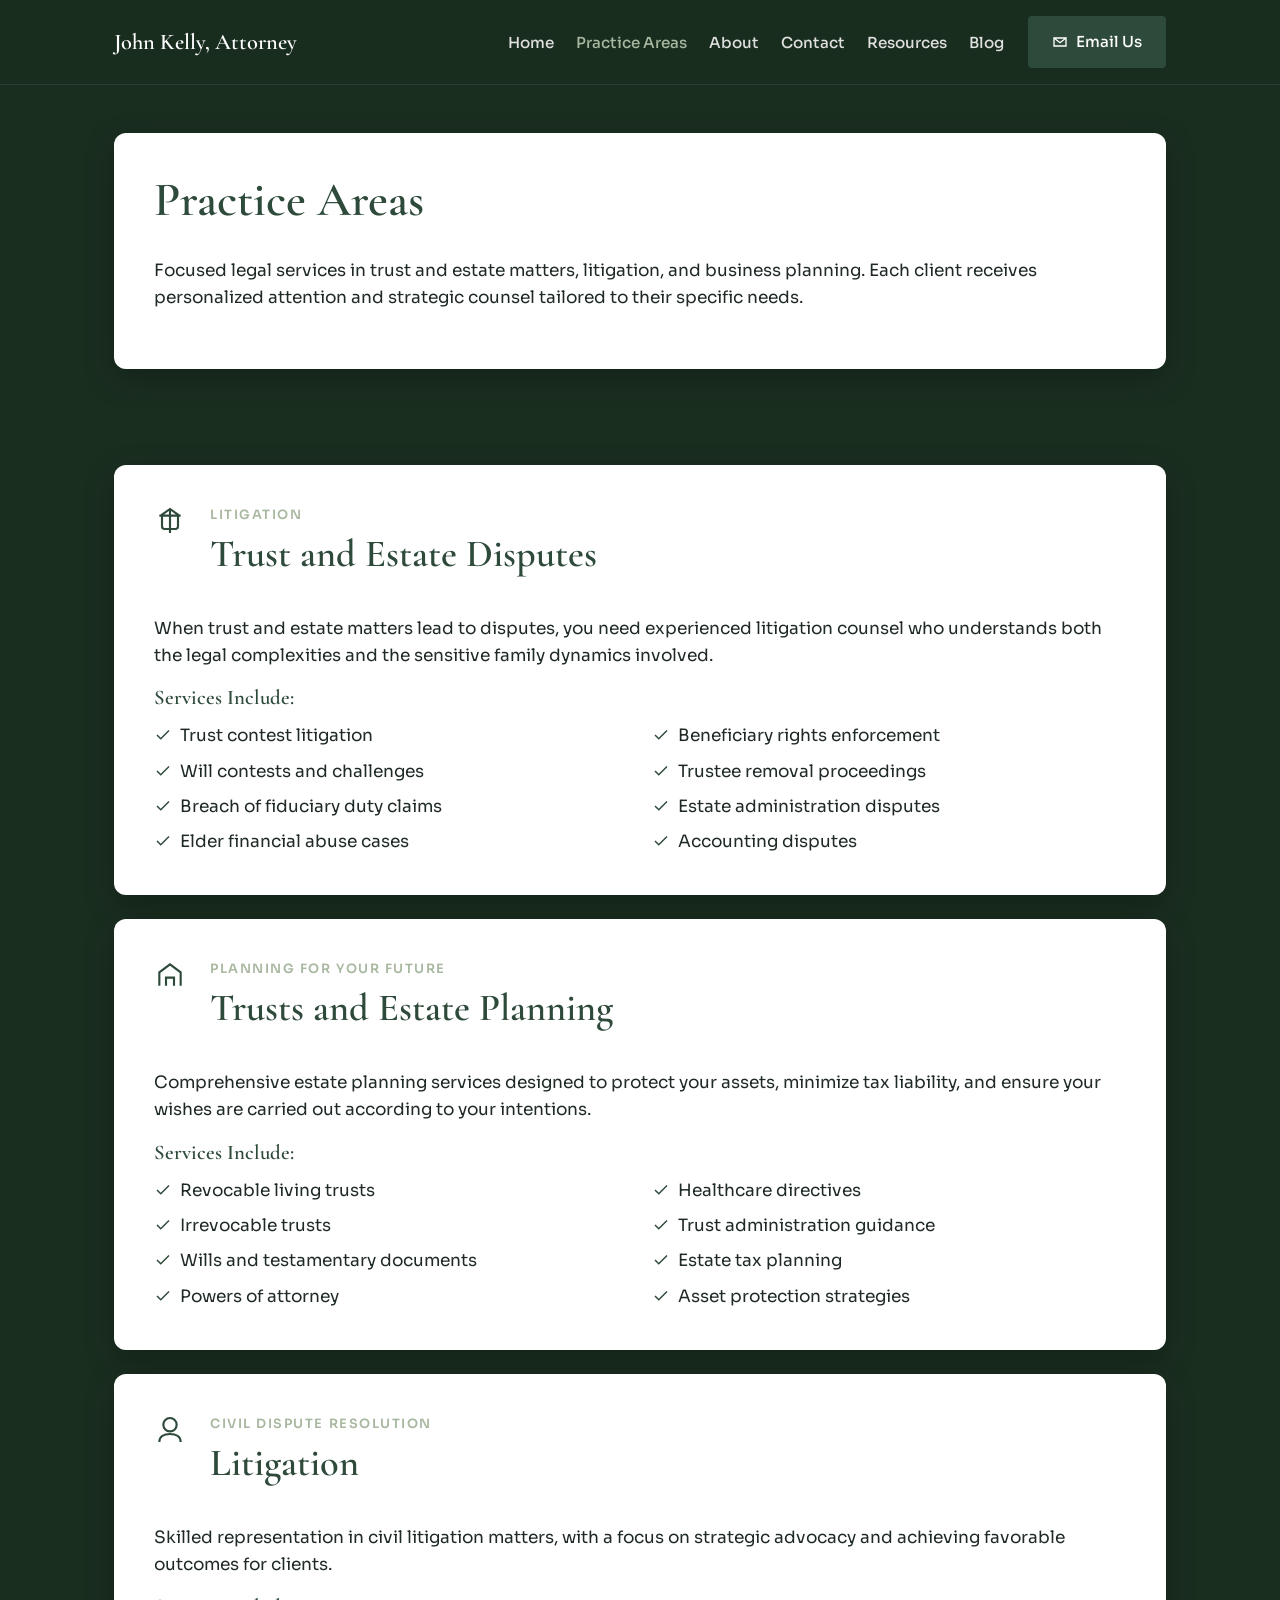
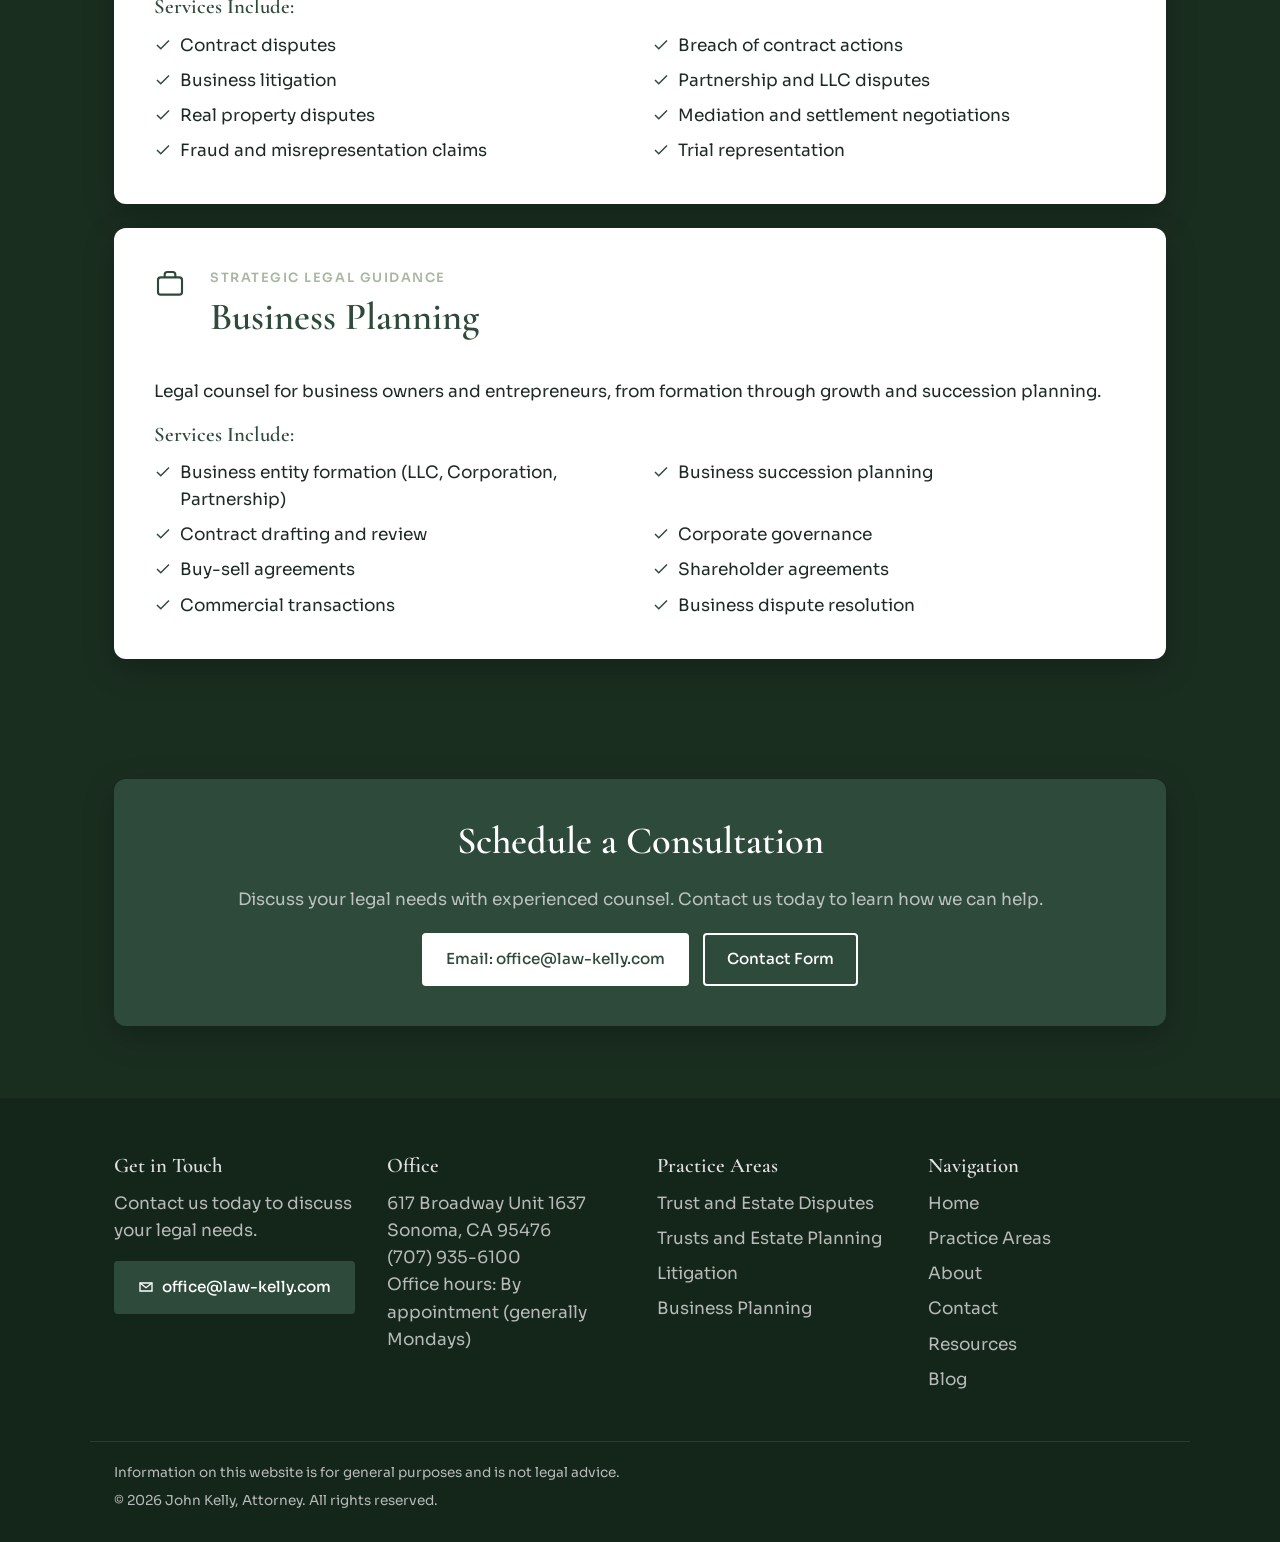
<file: practice-areas/index.html>
<!DOCTYPE html>
<html lang="en">
<head>
<meta charset="UTF-8">
<meta name="viewport" content="width=device-width, initial-scale=1">
<title>Practice Areas | John Kelly, Attorney</title>
<meta name="description" content="Legal services in Sonoma, CA: Trust and estate disputes, estate planning, civil litigation, and business planning. Over 20 years of experience serving California clients.">
<link rel="canonical" href="https://www.law-kelly.com/practice-areas">
<link rel="preconnect" href="https://fonts.googleapis.com">
<link rel="preconnect" href="https://fonts.gstatic.com" crossorigin>
<link href="https://fonts.googleapis.com/css2?family=Cormorant+Garamond:wght@500;600;700&family=Sora:wght@400;500;600&display=swap" rel="stylesheet">
<link rel="stylesheet" href="../styles.css">
<script>document.documentElement.classList.add('js');</script>
</head>
<body>
<a class="skip-link" href="#main">Skip to content</a>
<header class="site-header">
  <div class="header-inner">
    <a class="wordmark" href="../">John Kelly, Attorney</a>
    <div class="site-nav">
      <button class="nav-toggle" type="button" aria-expanded="false" aria-controls="nav-menu" id="nav-toggle">
        <span class="hamburger"></span>
        <span class="sr-only">Menu</span>
      </button>
      <ul class="nav-menu" id="nav-menu">
        <li><a href="../">Home</a></li>
        <li><a href="../practice-areas/" class="active">Practice Areas</a></li>
        <li><a href="../about/">About</a></li>
        <li><a href="../contact/">Contact</a></li>
        <li><a href="../ai-policy/">Resources</a></li>
        <li><a href="https://blog.law-kelly.com" target="_blank" rel="noopener">Blog</a></li>
      </ul>
      <a class="btn btn-primary nav-email" href="mailto:office@law-kelly.com">
        <svg class="icon" viewBox="0 0 24 24" width="16" height="16" fill="none" stroke="currentColor" stroke-width="2" aria-hidden="true"><path d="M3 6h18v12H3z"/><path d="M3 6l9 7 9-7"/></svg>
        Email Us
      </a>
    </div>
  </div>
</header>
<main id="main">
<section class="section">
  <div class="wrap">
    <div class="card page-header">
      <h1>Practice Areas</h1>
      <p>Focused legal services in trust and estate matters, litigation, and business planning. Each client receives personalized attention and strategic counsel tailored to their specific needs.</p>
    </div>
  </div>
</section>

<section class="section">
  <div class="wrap">
    <div class="card practice-card" id="trust-estate-disputes">
      <div class="practice-card-head">
        <div class="practice-card-icon"><svg viewBox="0 0 24 24" width="32" height="32" fill="none" stroke="currentColor" stroke-width="1.6" aria-hidden="true"><path d="M12 3v18M5 8l7-5 7 5M4 8h16M6 8v8a2 2 0 002 2h8a2 2 0 002-2V8"/></svg></div>
        <div>
          <span class="eyebrow">Litigation</span>
          <h2>Trust and Estate Disputes</h2>
        </div>
      </div>
      <p>When trust and estate matters lead to disputes, you need experienced litigation counsel who understands both the legal complexities and the sensitive family dynamics involved.</p>
      <h3>Services Include:</h3>
      <ul class="check-list">
        <li><svg class="check" viewBox="0 0 24 24" fill="none" stroke="currentColor" stroke-width="2" aria-hidden="true"><polyline points="20 6 9 17 4 12"/></svg>Trust contest litigation</li>
        <li><svg class="check" viewBox="0 0 24 24" fill="none" stroke="currentColor" stroke-width="2" aria-hidden="true"><polyline points="20 6 9 17 4 12"/></svg>Beneficiary rights enforcement</li>
        <li><svg class="check" viewBox="0 0 24 24" fill="none" stroke="currentColor" stroke-width="2" aria-hidden="true"><polyline points="20 6 9 17 4 12"/></svg>Will contests and challenges</li>
        <li><svg class="check" viewBox="0 0 24 24" fill="none" stroke="currentColor" stroke-width="2" aria-hidden="true"><polyline points="20 6 9 17 4 12"/></svg>Trustee removal proceedings</li>
        <li><svg class="check" viewBox="0 0 24 24" fill="none" stroke="currentColor" stroke-width="2" aria-hidden="true"><polyline points="20 6 9 17 4 12"/></svg>Breach of fiduciary duty claims</li>
        <li><svg class="check" viewBox="0 0 24 24" fill="none" stroke="currentColor" stroke-width="2" aria-hidden="true"><polyline points="20 6 9 17 4 12"/></svg>Estate administration disputes</li>
        <li><svg class="check" viewBox="0 0 24 24" fill="none" stroke="currentColor" stroke-width="2" aria-hidden="true"><polyline points="20 6 9 17 4 12"/></svg>Elder financial abuse cases</li>
        <li><svg class="check" viewBox="0 0 24 24" fill="none" stroke="currentColor" stroke-width="2" aria-hidden="true"><polyline points="20 6 9 17 4 12"/></svg>Accounting disputes</li>
      </ul>
    </div>

    <div class="card practice-card" id="trusts-estate-planning">
      <div class="practice-card-head">
        <div class="practice-card-icon"><svg viewBox="0 0 24 24" width="32" height="32" fill="none" stroke="currentColor" stroke-width="1.6" aria-hidden="true"><path d="M4 20V10l8-6 8 6v10M9 20v-6h6v6"/></svg></div>
        <div>
          <span class="eyebrow">Planning For Your Future</span>
          <h2>Trusts and Estate Planning</h2>
        </div>
      </div>
      <p>Comprehensive estate planning services designed to protect your assets, minimize tax liability, and ensure your wishes are carried out according to your intentions.</p>
      <h3>Services Include:</h3>
      <ul class="check-list">
        <li><svg class="check" viewBox="0 0 24 24" fill="none" stroke="currentColor" stroke-width="2" aria-hidden="true"><polyline points="20 6 9 17 4 12"/></svg>Revocable living trusts</li>
        <li><svg class="check" viewBox="0 0 24 24" fill="none" stroke="currentColor" stroke-width="2" aria-hidden="true"><polyline points="20 6 9 17 4 12"/></svg>Healthcare directives</li>
        <li><svg class="check" viewBox="0 0 24 24" fill="none" stroke="currentColor" stroke-width="2" aria-hidden="true"><polyline points="20 6 9 17 4 12"/></svg>Irrevocable trusts</li>
        <li><svg class="check" viewBox="0 0 24 24" fill="none" stroke="currentColor" stroke-width="2" aria-hidden="true"><polyline points="20 6 9 17 4 12"/></svg>Trust administration guidance</li>
        <li><svg class="check" viewBox="0 0 24 24" fill="none" stroke="currentColor" stroke-width="2" aria-hidden="true"><polyline points="20 6 9 17 4 12"/></svg>Wills and testamentary documents</li>
        <li><svg class="check" viewBox="0 0 24 24" fill="none" stroke="currentColor" stroke-width="2" aria-hidden="true"><polyline points="20 6 9 17 4 12"/></svg>Estate tax planning</li>
        <li><svg class="check" viewBox="0 0 24 24" fill="none" stroke="currentColor" stroke-width="2" aria-hidden="true"><polyline points="20 6 9 17 4 12"/></svg>Powers of attorney</li>
        <li><svg class="check" viewBox="0 0 24 24" fill="none" stroke="currentColor" stroke-width="2" aria-hidden="true"><polyline points="20 6 9 17 4 12"/></svg>Asset protection strategies</li>
      </ul>
    </div>

    <div class="card practice-card" id="litigation">
      <div class="practice-card-head">
        <div class="practice-card-icon"><svg viewBox="0 0 24 24" width="32" height="32" fill="none" stroke="currentColor" stroke-width="1.6" aria-hidden="true"><circle cx="12" cy="8" r="5"/><path d="M4 21c0-4 3.6-6 8-6s8 2 8 6"/></svg></div>
        <div>
          <span class="eyebrow">Civil Dispute Resolution</span>
          <h2>Litigation</h2>
        </div>
      </div>
      <p>Skilled representation in civil litigation matters, with a focus on strategic advocacy and achieving favorable outcomes for clients.</p>
      <h3>Services Include:</h3>
      <ul class="check-list">
        <li><svg class="check" viewBox="0 0 24 24" fill="none" stroke="currentColor" stroke-width="2" aria-hidden="true"><polyline points="20 6 9 17 4 12"/></svg>Contract disputes</li>
        <li><svg class="check" viewBox="0 0 24 24" fill="none" stroke="currentColor" stroke-width="2" aria-hidden="true"><polyline points="20 6 9 17 4 12"/></svg>Breach of contract actions</li>
        <li><svg class="check" viewBox="0 0 24 24" fill="none" stroke="currentColor" stroke-width="2" aria-hidden="true"><polyline points="20 6 9 17 4 12"/></svg>Business litigation</li>
        <li><svg class="check" viewBox="0 0 24 24" fill="none" stroke="currentColor" stroke-width="2" aria-hidden="true"><polyline points="20 6 9 17 4 12"/></svg>Partnership and LLC disputes</li>
        <li><svg class="check" viewBox="0 0 24 24" fill="none" stroke="currentColor" stroke-width="2" aria-hidden="true"><polyline points="20 6 9 17 4 12"/></svg>Real property disputes</li>
        <li><svg class="check" viewBox="0 0 24 24" fill="none" stroke="currentColor" stroke-width="2" aria-hidden="true"><polyline points="20 6 9 17 4 12"/></svg>Mediation and settlement negotiations</li>
        <li><svg class="check" viewBox="0 0 24 24" fill="none" stroke="currentColor" stroke-width="2" aria-hidden="true"><polyline points="20 6 9 17 4 12"/></svg>Fraud and misrepresentation claims</li>
        <li><svg class="check" viewBox="0 0 24 24" fill="none" stroke="currentColor" stroke-width="2" aria-hidden="true"><polyline points="20 6 9 17 4 12"/></svg>Trial representation</li>
      </ul>
    </div>

    <div class="card practice-card" id="business-planning">
      <div class="practice-card-head">
        <div class="practice-card-icon"><svg viewBox="0 0 24 24" width="32" height="32" fill="none" stroke="currentColor" stroke-width="1.6" aria-hidden="true"><rect x="3" y="7" width="18" height="13" rx="2"/><path d="M8 7V5a2 2 0 012-2h4a2 2 0 012 2v2"/></svg></div>
        <div>
          <span class="eyebrow">Strategic Legal Guidance</span>
          <h2>Business Planning</h2>
        </div>
      </div>
      <p>Legal counsel for business owners and entrepreneurs, from formation through growth and succession planning.</p>
      <h3>Services Include:</h3>
      <ul class="check-list">
        <li><svg class="check" viewBox="0 0 24 24" fill="none" stroke="currentColor" stroke-width="2" aria-hidden="true"><polyline points="20 6 9 17 4 12"/></svg>Business entity formation (LLC, Corporation, Partnership)</li>
        <li><svg class="check" viewBox="0 0 24 24" fill="none" stroke="currentColor" stroke-width="2" aria-hidden="true"><polyline points="20 6 9 17 4 12"/></svg>Business succession planning</li>
        <li><svg class="check" viewBox="0 0 24 24" fill="none" stroke="currentColor" stroke-width="2" aria-hidden="true"><polyline points="20 6 9 17 4 12"/></svg>Contract drafting and review</li>
        <li><svg class="check" viewBox="0 0 24 24" fill="none" stroke="currentColor" stroke-width="2" aria-hidden="true"><polyline points="20 6 9 17 4 12"/></svg>Corporate governance</li>
        <li><svg class="check" viewBox="0 0 24 24" fill="none" stroke="currentColor" stroke-width="2" aria-hidden="true"><polyline points="20 6 9 17 4 12"/></svg>Buy-sell agreements</li>
        <li><svg class="check" viewBox="0 0 24 24" fill="none" stroke="currentColor" stroke-width="2" aria-hidden="true"><polyline points="20 6 9 17 4 12"/></svg>Shareholder agreements</li>
        <li><svg class="check" viewBox="0 0 24 24" fill="none" stroke="currentColor" stroke-width="2" aria-hidden="true"><polyline points="20 6 9 17 4 12"/></svg>Commercial transactions</li>
        <li><svg class="check" viewBox="0 0 24 24" fill="none" stroke="currentColor" stroke-width="2" aria-hidden="true"><polyline points="20 6 9 17 4 12"/></svg>Business dispute resolution</li>
      </ul>
    </div>
  </div>
</section>

<section class="section cta-section">
  <div class="wrap">
    <div class="card">
      <h2>Schedule a Consultation</h2>
      <p>Discuss your legal needs with experienced counsel. Contact us today to learn how we can help.</p>
      <div class="cta-buttons">
        <a class="btn btn-primary" href="mailto:office@law-kelly.com">Email: office@law-kelly.com</a>
        <a class="btn btn-secondary-dark" href="../contact/">Contact Form</a>
      </div>
    </div>
  </div>
</section>
</main>
<footer class="site-footer">
  <div class="footer-inner">
    <div class="footer-col">
      <h3>Get in Touch</h3>
      <p>Contact us today to discuss your legal needs.</p>
      <a class="btn btn-primary" href="mailto:office@law-kelly.com">
        <svg class="icon" viewBox="0 0 24 24" width="16" height="16" fill="none" stroke="currentColor" stroke-width="2" aria-hidden="true"><path d="M3 6h18v12H3z"/><path d="M3 6l9 7 9-7"/></svg>
        office@law-kelly.com
      </a>
    </div>
    <div class="footer-col">
      <h3>Office</h3>
      <p>617 Broadway Unit 1637<br>Sonoma, CA 95476<br>(707) 935-6100<br>Office hours: By appointment (generally Mondays)</p>
    </div>
    <div class="footer-col">
      <h3>Practice Areas</h3>
      <ul>
        <li><a href="../practice-areas/#trust-estate-disputes">Trust and Estate Disputes</a></li>
        <li><a href="../practice-areas/#trusts-estate-planning">Trusts and Estate Planning</a></li>
        <li><a href="../practice-areas/#litigation">Litigation</a></li>
        <li><a href="../practice-areas/#business-planning">Business Planning</a></li>
      </ul>
    </div>
    <div class="footer-col">
      <h3>Navigation</h3>
      <ul>
        <li><a href="../">Home</a></li>
        <li><a href="../practice-areas/">Practice Areas</a></li>
        <li><a href="../about/">About</a></li>
        <li><a href="../contact/">Contact</a></li>
        <li><a href="../ai-policy/">Resources</a></li>
        <li><a href="https://blog.law-kelly.com" target="_blank" rel="noopener">Blog</a></li>
      </ul>
    </div>
  </div>
  <div class="footer-legal">
    <p>Information on this website is for general purposes and is not legal advice.</p>
    <p>&copy; 2026 John Kelly, Attorney. All rights reserved.</p>
  </div>
</footer>
<script>
(function () {
  var toggle = document.getElementById('nav-toggle');
  var nav = toggle ? toggle.closest('.site-nav') : null;
  if (!toggle || !nav) return;
  toggle.addEventListener('click', function () {
    var open = nav.classList.toggle('open');
    toggle.setAttribute('aria-expanded', open ? 'true' : 'false');
  });
}());
</script>
<script>
(function () {
  var cards = document.querySelectorAll('main .section .card');
  if (!cards.length) return;
  if (!('IntersectionObserver' in window)) {
    cards.forEach(function (c) { c.classList.add('is-visible'); });
    return;
  }
  var io = new IntersectionObserver(function (entries) {
    entries.forEach(function (e) {
      if (!e.isIntersecting) return;
      e.target.classList.add('is-visible');
      io.unobserve(e.target);
    });
  }, { threshold: 0.05, rootMargin: '50px' });
  cards.forEach(function (c) { io.observe(c); });
}());
</script>
</body>
</html>
</file>
<file: styles.css>
/* John Kelly, Attorney — static site styles
   Design tokens per Build Brief §"Design tokens" / Rebuild Spec §"Design tokens". */

:root {
  --bg: #1A2E20;
  --header-bg: rgba(26, 46, 32, 0.95);
  --primary: #2E4A3A;
  --primary-fg: #FFFFFF;
  --sage: #A9B8A1;
  --fg-on-dark: #E0E0E0;
  --fg-on-dark-70: rgba(224, 224, 224, 0.8);
  --text-on-white: #1F2A24;
  --card-bg: #FFFFFF;
  --card-radius: 12px;
  --card-shadow: 0 10px 30px rgba(0, 0, 0, 0.25);
  --btn-radius: 4px;
  --max-width: 1100px;
  --badge-ready: #2E4A3A;
  --badge-conditional: #8A6A15;
  --badge-not-approved: #8F2B25;
}

*, *::before, *::after { box-sizing: border-box; }
html { -webkit-text-size-adjust: 100%; }

body {
  margin: 0;
  background: var(--bg);
  color: var(--fg-on-dark);
  font-family: "Sora", ui-sans-serif, system-ui, sans-serif;
  font-weight: 400;
  font-size: 17px;
  line-height: 1.6;
}

h1, h2, h3 {
  font-family: "Cormorant Garamond", serif;
  font-weight: 600;
  line-height: 1.15;
  margin: 0 0 0.6em;
  color: var(--primary);
}

h1 { font-size: clamp(2.4rem, 4vw, 3.4rem); }
.page-header h1 { font-size: clamp(2.2rem, 4vw, 3rem); }
h2 { font-size: clamp(1.8rem, 3vw, 2.4rem); }
h3 { font-size: 1.3rem; }

p { margin: 0 0 1em; }
a { color: inherit; text-decoration: none; }
img { max-width: 100%; display: block; }

.eyebrow {
  display: block;
  font-size: 0.8rem;
  text-transform: uppercase;
  letter-spacing: 0.12em;
  color: var(--sage);
  font-weight: 600;
  margin-bottom: 0.5em;
}

/* Skip link */
.skip-link {
  position: absolute;
  left: -999px;
  top: auto;
  background: var(--primary);
  color: #fff;
  padding: 10px 16px;
  z-index: 1000;
  border-radius: var(--btn-radius);
}
.skip-link:focus {
  left: 8px;
  top: 8px;
}

/* Focus visibility */
a:focus-visible,
button:focus-visible,
input:focus-visible,
textarea:focus-visible {
  outline: 3px solid var(--sage);
  outline-offset: 2px;
}

/* Layout shell */
.wrap {
  max-width: var(--max-width);
  margin: 0 auto;
  padding: 0 24px;
}

main { display: block; }

.section {
  padding: 48px 0;
}

.card {
  background: var(--card-bg);
  color: var(--text-on-white);
  border-radius: var(--card-radius);
  box-shadow: var(--card-shadow);
  padding: 40px;
}

.card h1, .card h2, .card h3 { color: var(--primary); }

/* Scroll reveal: same mechanism as the Wix build (IntersectionObserver adds
   .is-visible; CSS does the animating). Hidden state applies only when the
   page has JS (html.js), so visitors without it see everything at once. */
.js main .section .card {
  opacity: 0;
  transform: translateY(2rem);
  transition: opacity 0.7s ease-out, transform 0.7s ease-out;
  will-change: opacity, transform;
}
.js main .section .card.is-visible {
  opacity: 1;
  transform: none;
  will-change: auto;
}
@media (prefers-reduced-motion: reduce) {
  .js main .section .card { opacity: 1; transform: none; transition: none; }
}

/* Header */
.site-header {
  position: sticky;
  top: 0;
  z-index: 100;
  background: var(--header-bg);
  backdrop-filter: blur(6px);
  border-bottom: 1px solid rgba(255, 255, 255, 0.08);
}

.header-inner {
  max-width: var(--max-width);
  margin: 0 auto;
  padding: 16px 24px;
  display: flex;
  align-items: center;
  justify-content: space-between;
  gap: 24px;
}

.wordmark {
  font-family: "Cormorant Garamond", serif;
  font-weight: 600;
  font-size: 1.4rem;
  color: #fff;
  white-space: nowrap;
}

.site-nav {
  display: flex;
  align-items: center;
  gap: 24px;
}

.nav-menu {
  list-style: none;
  display: flex;
  gap: 22px;
  margin: 0;
  padding: 0;
}

.nav-menu a {
  color: var(--fg-on-dark);
  font-weight: 500;
  font-size: 0.95rem;
}

.nav-menu a:hover,
.nav-menu a.active {
  color: var(--sage);
}

.nav-toggle {
  display: none;
  background: none;
  border: none;
  cursor: pointer;
  padding: 8px;
}

.hamburger,
.hamburger::before,
.hamburger::after {
  display: block;
  width: 24px;
  height: 2px;
  background: #fff;
  position: relative;
  transition: 0.2s;
}
.hamburger::before { content: ""; position: absolute; top: -7px; width: 24px; }
.hamburger::after { content: ""; position: absolute; top: 7px; width: 24px; }

.sr-only {
  position: absolute;
  width: 1px; height: 1px;
  overflow: hidden;
  clip: rect(0 0 0 0);
}

/* Buttons */
.btn {
  display: inline-flex;
  align-items: center;
  gap: 8px;
  border-radius: var(--btn-radius);
  padding: 12px 22px;
  font-weight: 500;
  font-size: 0.95rem;
  border: 2px solid transparent;
  cursor: pointer;
  white-space: nowrap;
}

.btn-primary {
  background: var(--primary);
  color: #fff;
  border-color: var(--primary);
}
.btn-primary:hover { background: #24392c; }

.btn-secondary-dark {
  background: transparent;
  color: #fff;
  border-color: #fff;
}
.btn-secondary-dark:hover { background: rgba(255, 255, 255, 0.1); }

.btn-secondary-light {
  background: transparent;
  color: var(--primary);
  border-color: var(--primary);
}
.btn-secondary-light:hover { background: rgba(46, 74, 58, 0.08); }

.icon { flex: 0 0 auto; }

.hero-buttons,
.cta-buttons,
.form-actions {
  display: flex;
  flex-wrap: wrap;
  gap: 14px;
}

/* Hero */
.hero {
  position: relative;
  isolation: isolate; /* keeps the z-index:-1 photo inside this section, not behind the page */
  overflow: hidden;
  min-height: 560px;
  display: flex;
  align-items: center;
  background: var(--bg);
}
.hero-bg {
  position: absolute;
  inset: 0;
  width: 100%;
  height: 100%;
  object-fit: cover;
  z-index: -1;
}
.hero::after {
  content: "";
  position: absolute;
  inset: 0;
  background: rgba(26, 46, 32, 0.3);
  z-index: -1;
}
.hero .wrap { width: 100%; }
.hero .card {
  max-width: 780px;
  margin: 56px auto;
  text-align: center;
}
.hero .card p { max-width: 620px; margin-left: auto; margin-right: auto; }
.hero-buttons { justify-content: center; }

/* Grids */
.tile-grid,
.philosophy-grid {
  display: grid;
  grid-template-columns: repeat(2, 1fr);
  gap: 24px;
  margin-top: 24px;
}

.tile {
  border: 1px solid rgba(46, 74, 58, 0.2);
  border-radius: 8px;
  padding: 24px;
}

.tile-icon,
.credential-icon {
  color: var(--primary);
  margin-bottom: 12px;
}

.two-col {
  display: grid;
  grid-template-columns: 1.2fr 1fr;
  gap: 40px;
  align-items: center;
}

.two-col img {
  border-radius: 8px;
  width: 100%;
}

.credential-cols {
  display: grid;
  grid-template-columns: repeat(3, 1fr);
  gap: 32px;
  text-align: center;
  margin-top: 24px;
}

.side-by-side {
  display: grid;
  grid-template-columns: 1fr 1fr;
  gap: 24px;
}

.check-list {
  list-style: none;
  margin: 0;
  padding: 0;
  display: grid;
  grid-template-columns: 1fr 1fr;
  gap: 8px 24px;
}
.check-list li {
  display: flex;
  align-items: flex-start;
  gap: 8px;
}
.check-list .check { color: var(--primary); width: 18px; height: 18px; flex: 0 0 auto; margin-top: 4px; }

.practice-card { margin-bottom: 24px; }
.practice-card-head {
  display: flex;
  gap: 24px;
  align-items: flex-start;
  margin-bottom: 16px;
}
.practice-card-icon { color: var(--primary); flex: 0 0 auto; }

/* CTA card */
.cta-section .card {
  background: var(--primary);
  color: #fff;
  text-align: center;
}
.cta-section .card h2 { color: #fff; }
.cta-section .card p { color: var(--fg-on-dark-70); }
.cta-buttons { justify-content: center; margin-top: 20px; }
.cta-section .btn-primary { background: #fff; color: var(--primary); border-color: #fff; }
.cta-section .btn-primary:hover { background: #f0f0f0; }
.cta-section .btn-secondary-dark:hover { background: rgba(255,255,255,0.15); }

/* Footer */
.site-footer {
  background: #142519;
  color: var(--fg-on-dark-70);
  padding: 56px 0 24px;
  margin-top: 24px;
}
.footer-inner {
  max-width: var(--max-width);
  margin: 0 auto;
  padding: 0 24px;
  display: grid;
  grid-template-columns: repeat(4, 1fr);
  gap: 32px;
}
.footer-col h3 { color: var(--fg-on-dark); font-size: 1.3rem; }
.footer-col ul { list-style: none; margin: 0; padding: 0; }
.footer-col li { margin-bottom: 8px; }
.footer-col a:hover { color: var(--sage); }
.footer-legal {
  max-width: var(--max-width);
  margin: 40px auto 0;
  padding: 20px 24px 0;
  border-top: 1px solid rgba(255,255,255,0.1);
  font-size: 0.85rem;
}
.footer-legal p { margin: 0 0 6px; }

/* Contact form */
.contact-grid {
  display: grid;
  grid-template-columns: 1fr 1.6fr;
  gap: 24px;
  align-items: start;
}
.contact-info-row {
  display: flex;
  gap: 12px;
  margin-bottom: 18px;
}
.contact-info-row h3 { font-size: 1rem; margin-bottom: 2px; }
.contact-info-row .note { font-size: 0.9rem; color: #555; }
.contact-notice {
  margin-top: 16px;
  padding-top: 16px;
  border-top: 1px solid #eee;
  font-size: 0.9rem;
  color: #444;
}
form .field { margin-bottom: 18px; }
form label { display: block; font-weight: 500; margin-bottom: 6px; }
form input, form textarea {
  width: 100%;
  padding: 12px 14px;
  border: 1px solid #ccc;
  border-radius: var(--btn-radius);
  font-family: inherit;
  font-size: 1rem;
}
form textarea { min-height: 140px; resize: vertical; }
.required-note { font-size: 0.85rem; color: #555; margin-top: 4px; }

/* QuickBooks landing */
.dark-notice {
  text-align: center;
  padding: 64px 24px;
  color: var(--fg-on-dark);
}
.dark-notice h1 { color: #fff; }

/* 404 */
.error-page {
  min-height: 60vh;
  display: flex;
  align-items: center;
  justify-content: center;
  text-align: center;
}
.error-page h1 { color: #fff; }
.error-page a { color: var(--sage); text-decoration: underline; }

/* AI policy page */
.doc-card {
  display: flex;
  gap: 18px;
  align-items: flex-start;
  margin: 0 0 22px;
  padding: 16px;
  border: 1px solid #dddddd;
  border-radius: 8px;
}
.doc-card-thumb {
  flex: 0 0 140px;
  text-decoration: none;
}
.doc-card-thumb img {
  display: block;
  width: 140px;
  max-width: 100%;
  height: auto;
  border: 1px solid #e6e6e6;
  border-radius: 6px;
  box-shadow: 0 1px 4px rgba(0,0,0,0.12);
}
.doc-card h3 { margin: 0 0 0.35em; }
.doc-card p { margin: 0 0 0.75em; }
.video-card {
  margin: 0 0 22px;
  padding: 16px;
  border: 1px solid #dddddd;
  border-radius: 8px;
}
.video-card p.pending { margin: 0; color: #6b6b6b; }

.divided-list {
  list-style: none;
  padding: 0;
  margin: 0 0 8px;
}
.divided-list li {
  padding: 8px 2px;
  border-bottom: 1px solid #eeeeee;
}
.divided-list li:last-child { border-bottom: none; }
.divided-list .desc { color: #444444; }

.section-note {
  margin: 0 0 8px;
  font-style: italic;
  color: #555555;
}

.badge {
  display: inline-block;
  font-family: Arial, Helvetica, sans-serif;
  font-size: 11px;
  line-height: 1.5;
  letter-spacing: 0.04em;
  padding: 1px 9px;
  margin: 0 3px 0 2px;
  border-radius: 10px;
  color: #ffffff;
  white-space: nowrap;
}
.badge--ready { background: var(--badge-ready); }
.badge--conditional { background: var(--badge-conditional); }
.badge--not-approved { background: var(--badge-not-approved); }

.ai-policy-body h2 {
  margin: 28px 0 6px;
  padding-top: 14px;
  border-top: 1px solid #e4e4e4;
}
.ai-policy-body h3 { margin: 22px 0 2px; }
.ai-policy-body ol { padding-left: 1.4em; margin: 0 0 16px; }
.ai-policy-body ol li { margin-bottom: 6px; }
.ai-policy-lede { font-size: 1.1rem; }

/* Mobile */
@media (max-width: 860px) {
  .two-col,
  .side-by-side,
  .contact-grid,
  .credential-cols {
    grid-template-columns: 1fr;
  }
  .tile-grid,
  .philosophy-grid,
  .check-list {
    grid-template-columns: 1fr;
  }
  .footer-inner { grid-template-columns: repeat(2, 1fr); }
}

@media (max-width: 640px) {
  .card { padding: 28px 22px; }
  .nav-toggle { display: block; }
  .nav-menu {
    display: none;
    position: absolute;
    top: 100%;
    left: 0;
    right: 0;
    background: var(--header-bg);
    flex-direction: column;
    padding: 16px 24px;
    gap: 14px;
  }
  .site-nav.open .nav-menu { display: flex; }
  .nav-email { display: none; }
  .site-nav.open .nav-email { display: inline-flex; margin-top: 4px; }
  .footer-inner { grid-template-columns: 1fr; }
  .hero { min-height: auto; padding: 48px 0; }
  .doc-card { flex-direction: column; }
  .doc-card-thumb { flex: none; width: 100px; }
}
</file>
